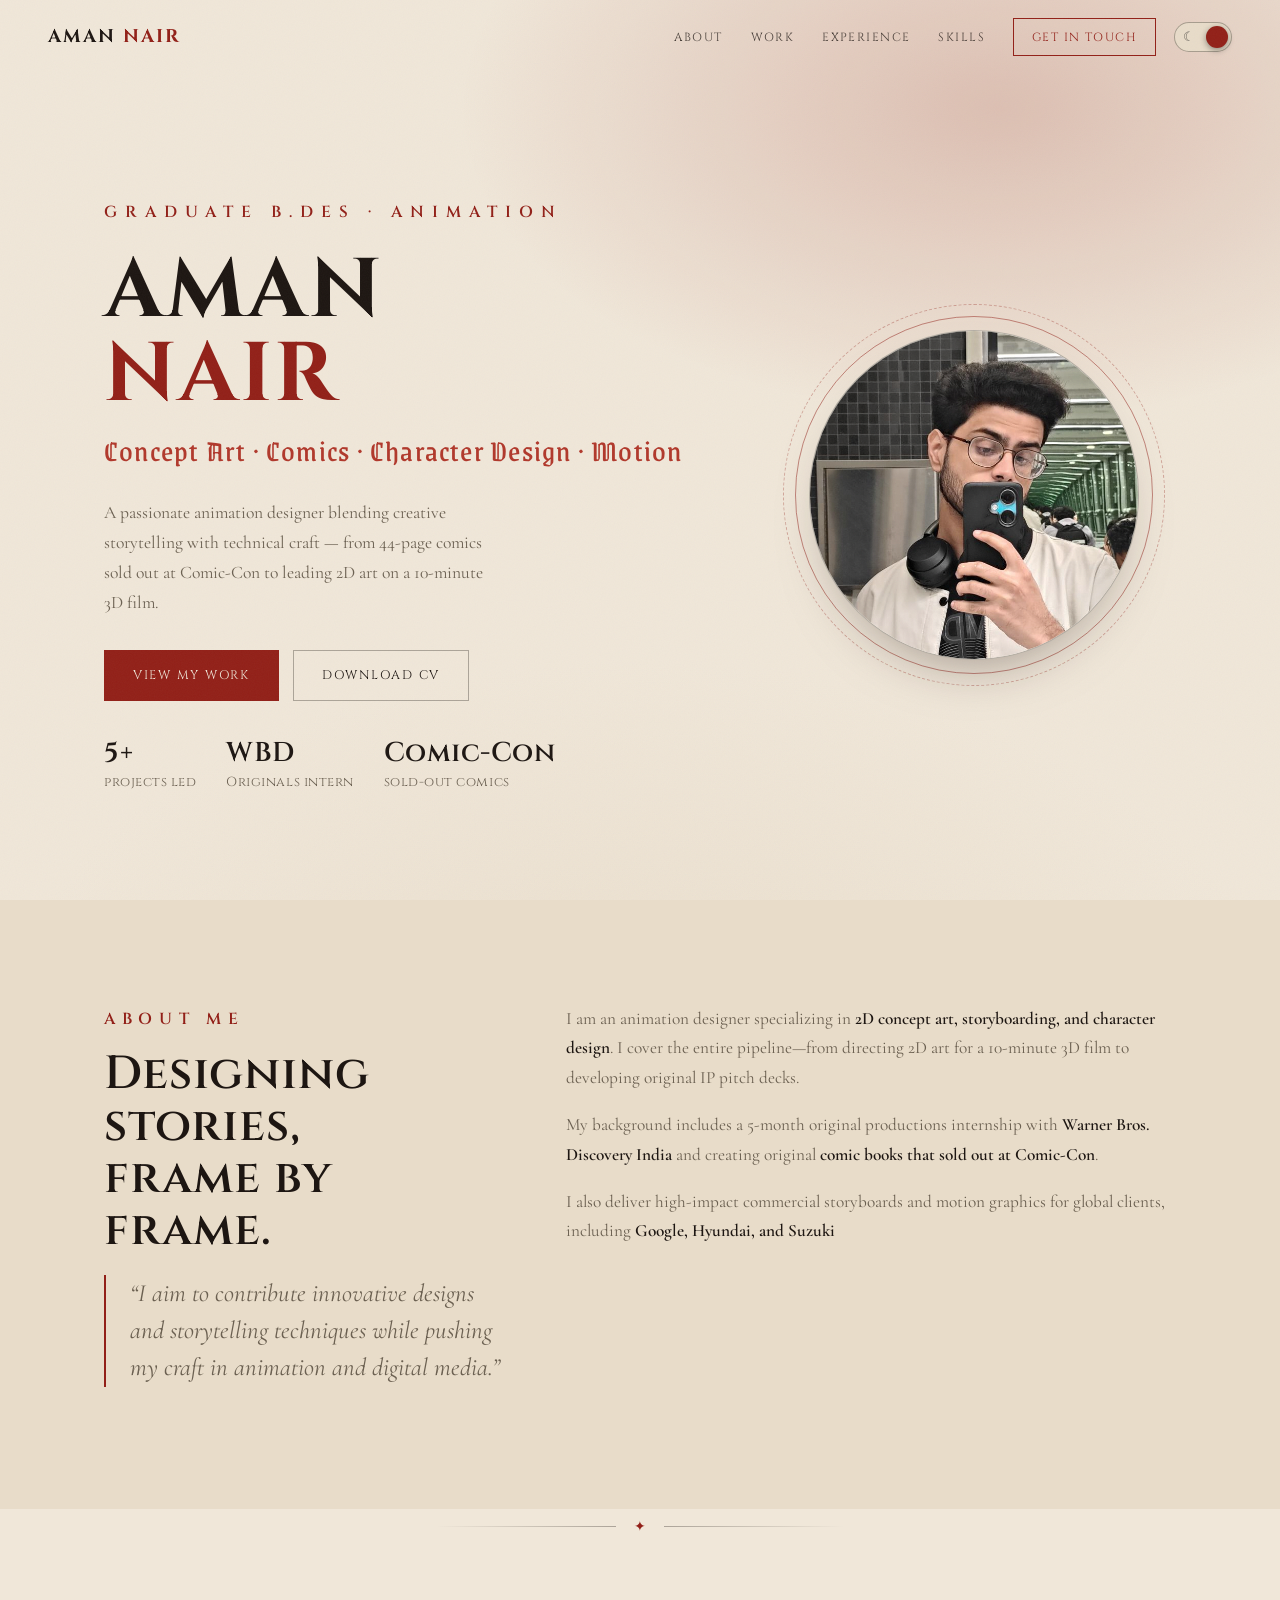
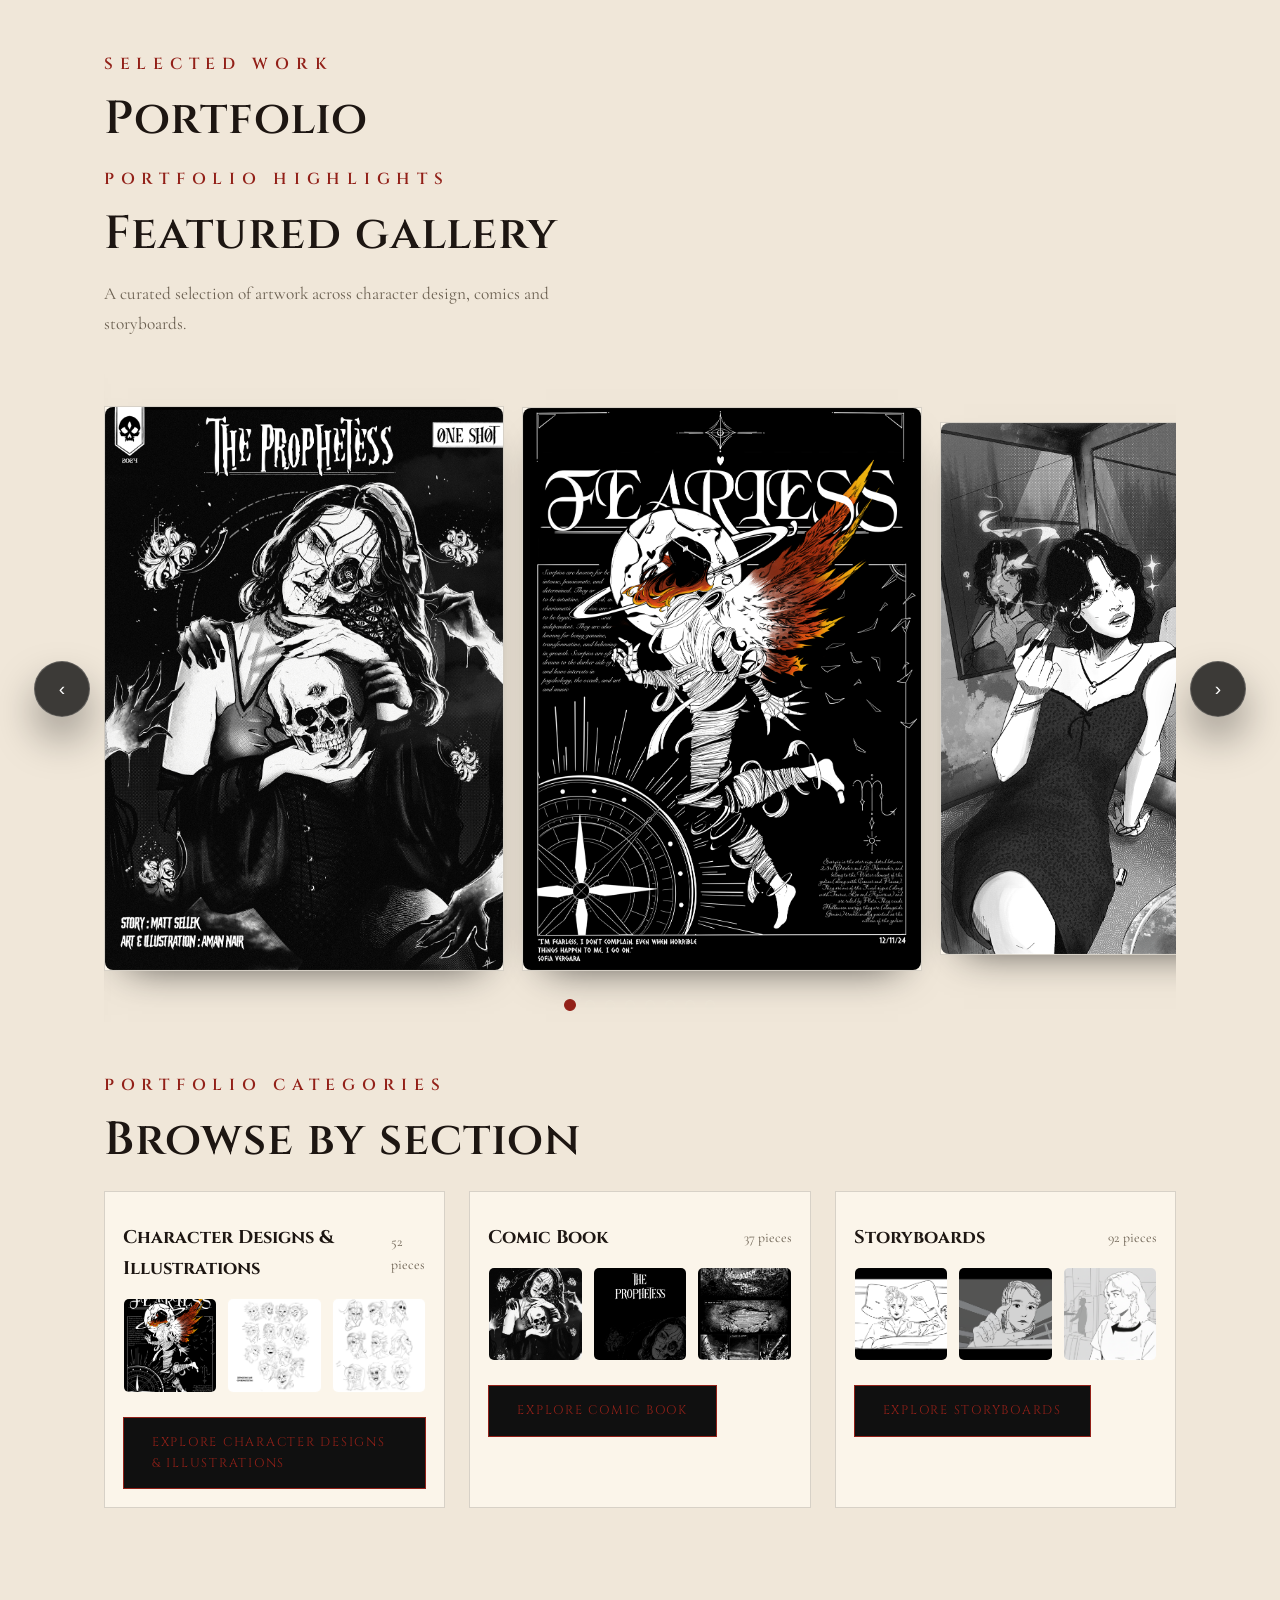
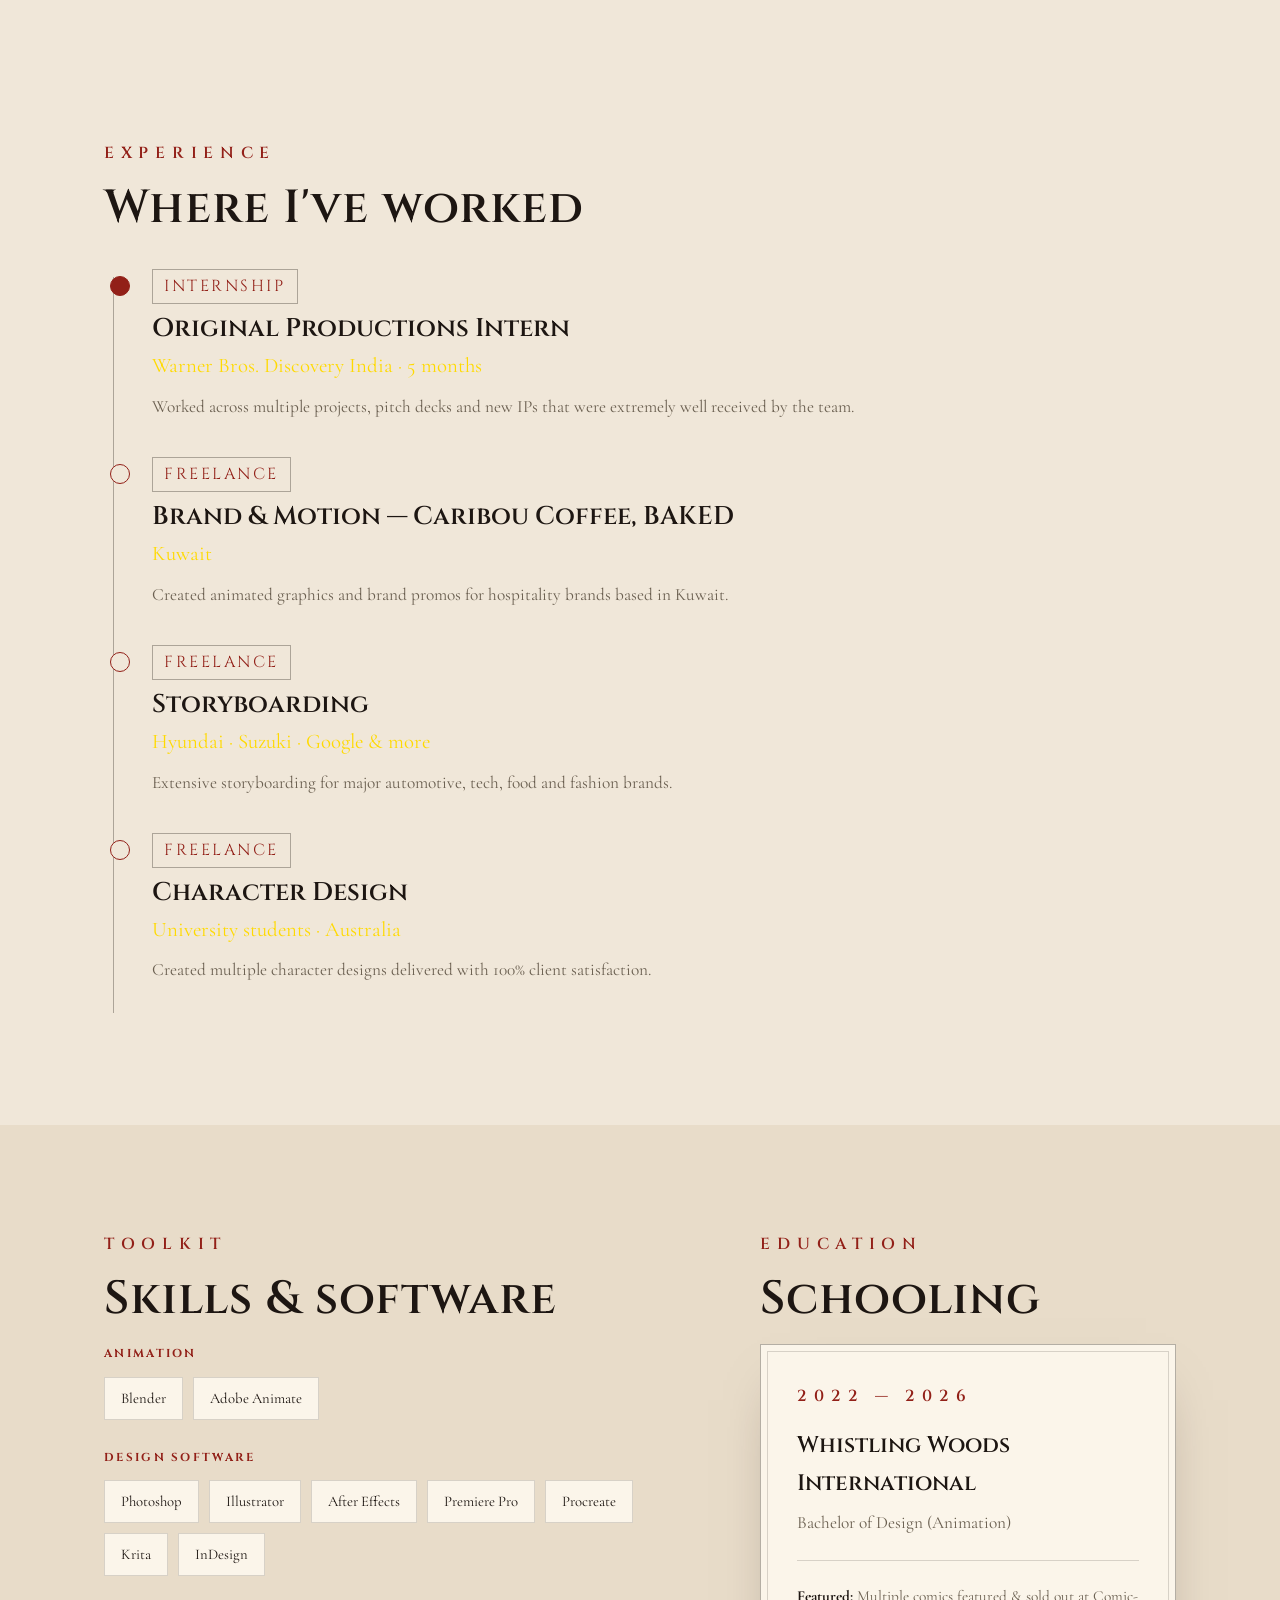
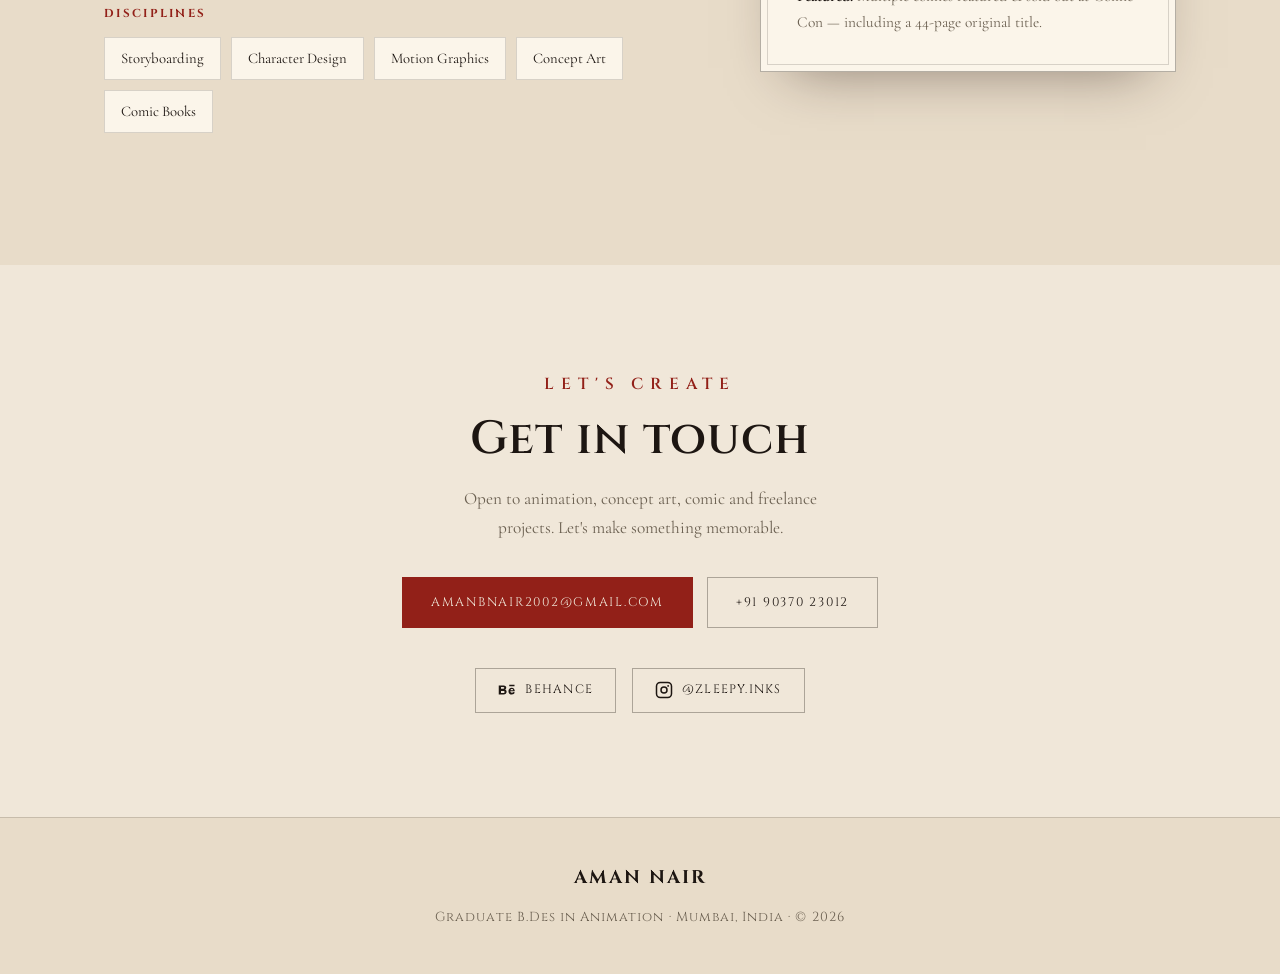
<file: index.html>
<!DOCTYPE html>
<html lang="en" data-theme="dark">
<head>
<meta charset="UTF-8" />
<meta name="viewport" content="width=device-width, initial-scale=1.0" />
<title>Aman Nair — Animation &amp; Concept Art Portfolio</title>
<meta name="description" content="Aman Nair — B.Des Animation graduate. 2D concept art, comics, character design, storyboarding and motion graphics." />

<!-- set theme before paint to avoid a flash -->
<script>
  (function(){
    try{
      var t = localStorage.getItem('theme');
      if(!t) t = (window.matchMedia && matchMedia('(prefers-color-scheme: light)').matches) ? 'light' : 'dark';
      document.documentElement.setAttribute('data-theme', t);
    }catch(e){}
  })();
</script>

<link rel="preconnect" href="https://fonts.googleapis.com" />
<link rel="preconnect" href="https://fonts.gstatic.com" crossorigin />
<link href="https://fonts.googleapis.com/css2?family=Cinzel:wght@400;500;600;700&family=Cormorant+Garamond:ital,wght@0,400;0,500;0,600;1,400;1,500&family=Grenze+Gotisch:wght@400;500;600&display=swap" rel="stylesheet" />

<style>
/* =========================================================
   AMAN NAIR — "Ink & Blood" theme
   Gothic ink art-book aesthetic, with light/dark toggle.
   Palette: bone/ink + crimson/oxblood (for the gothic comics).
   (--gold = the crimson accent; name kept to match the markup.)
   ========================================================= */

/* ---- DARK (default): white ink on black ---- */
:root,
[data-theme="dark"]{
  --bg:#0c0b0c;
  --bg-2:#161214;
  --surface:#1d181a;
  --text:#ece5d8;
  --muted:#9a9088;
  --gold:#c4392f;          /* crimson accent */
  --gold-soft:#e08478;     /* lighter rose for taglines */
  --crimson:#7c1d18;       /* deep oxblood */
  --line:rgba(236,229,216,.14);
  --line-strong:rgba(236,229,216,.28);
  --grain:.06;
  --shadow:0 26px 60px -28px rgba(0,0,0,.85);
}
/* ---- LIGHT: ink on paper ---- */
[data-theme="light"]{
  --bg:#f0e7d9;
  --bg-2:#e8dcc9;
  --surface:#fbf5ea;
  --text:#1d1612;
  --muted:#6b6051;
  --gold:#922018;          /* deep oxblood-crimson on paper */
  --gold-soft:#b1382b;     /* medium crimson */
  --crimson:#7c1d18;
  --line:rgba(29,22,18,.16);
  --line-strong:rgba(29,22,18,.32);
  --grain:.04;
  --shadow:0 26px 55px -30px rgba(40,22,18,.5);
}

*{margin:0;padding:0;box-sizing:border-box}
html{scroll-behavior:smooth}
body{
  font-family:'Cormorant Garamond',Georgia,serif;
  background:var(--bg);color:var(--text);
  line-height:1.7;font-size:1.08rem;
  -webkit-font-smoothing:antialiased;overflow-x:hidden;
  transition:background-color .45s ease, color .45s ease;
}
img{display:block;max-width:100%}
a{color:inherit;text-decoration:none}

/* film-grain texture over everything */
body::after{
  content:"";position:fixed;inset:0;z-index:9999;pointer-events:none;opacity:var(--grain);
  background-image:url("data:image/svg+xml,%3Csvg xmlns='http://www.w3.org/2000/svg' width='220' height='220'%3E%3Cfilter id='n'%3E%3CfeTurbulence type='fractalNoise' baseFrequency='0.85' numOctaves='2' stitchTiles='stitch'/%3E%3C/filter%3E%3Crect width='100%25' height='100%25' filter='url(%23n)'/%3E%3C/svg%3E");
}

.display{font-family:'Cinzel',serif}
.gothic{font-family:'Grenze Gotisch',serif}
.wrap{max-width:1120px;margin:0 auto;padding:0 24px}
section{padding:104px 0;position:relative;transition:background-color .45s ease}

.eyebrow{
  display:inline-block;font-family:'Cinzel',serif;font-size:1rem;letter-spacing:.42em;
  text-transform:uppercase;font-weight:600;color:var(--gold);margin-bottom:16px;
}
h2.section-title{
  font-family:'Cinzel',serif;font-weight:600;
  font-size:clamp(1.9rem,4.6vw,2.9rem);line-height:1.12;margin-bottom:18px;letter-spacing:1px;
}

/* ornamental divider */
.rule{display:flex;align-items:center;justify-content:center;gap:18px;padding:6px 0}
.rule::before,.rule::after{content:"";height:1px;width:min(180px,26vw);background:linear-gradient(90deg,transparent,var(--line-strong))}
.rule::after{background:linear-gradient(90deg,var(--line-strong),transparent)}
.rule span{color:var(--gold);font-size:.9rem}

/* ---------- NAV ---------- */
nav{
  position:fixed;top:0;left:0;right:0;z-index:50;
  display:flex;align-items:center;justify-content:space-between;
  padding:18px clamp(20px,5vw,48px);transition:background .35s, box-shadow .35s, padding .35s;
}
nav.scrolled{background:color-mix(in srgb, var(--bg) 88%, transparent);backdrop-filter:blur(12px);box-shadow:0 1px 0 var(--line);padding-top:13px;padding-bottom:13px}
.brand{font-family:'Cinzel',serif;font-size:1.15rem;font-weight:700;letter-spacing:2px}
.brand span{color:var(--gold)}
.nav-right{display:flex;align-items:center;gap:18px}
.nav-links{display:flex;gap:28px;align-items:center}
.nav-links a{font-family:'Cinzel',serif;font-size:.74rem;letter-spacing:.12em;text-transform:uppercase;color:var(--text);opacity:.78;transition:opacity .2s,color .2s}
.nav-links a:hover{opacity:1;color:var(--gold)}
.nav-cta{border:1px solid var(--gold);color:var(--gold) !important;padding:8px 18px;border-radius:0;opacity:1 !important;transition:background .25s,color .25s}
.nav-cta:hover{background:var(--gold);color:var(--bg) !important}

/* theme toggle */
.theme-toggle{
  position:relative;width:58px;height:30px;border-radius:999px;cursor:pointer;
  border:1px solid var(--line-strong);background:var(--bg-2);flex:0 0 auto;
}
.theme-toggle .ti{position:absolute;top:50%;transform:translateY(-50%);font-size:.8rem;line-height:1;opacity:.55}
.theme-toggle .moon{left:8px}.theme-toggle .sun{right:8px}
.theme-toggle::after{
  content:"";position:absolute;top:3px;left:3px;width:22px;height:22px;border-radius:50%;
  background:var(--gold);box-shadow:0 2px 6px rgba(0,0,0,.4);transition:transform .38s cubic-bezier(.3,.8,.3,1);
}
[data-theme="light"] .theme-toggle::after{transform:translateX(28px)}
.nav-toggle{display:none;background:none;border:0;cursor:pointer;font-size:1.5rem;color:var(--text)}

/* ---------- HERO ---------- */
.hero{
  position:relative;min-height:100vh;display:flex;align-items:center;padding-top:90px;overflow:hidden;
}
.hero::before{ /* vignette + gold whisper */
  content:"";position:absolute;inset:0;z-index:0;
  background:
    radial-gradient(900px 520px at 78% 12%, color-mix(in srgb,var(--gold) 22%, transparent), transparent 60%),
    radial-gradient(1100px 700px at 50% 120%, color-mix(in srgb,var(--bg-2) 80%, transparent), transparent 60%);
  opacity:.9;
}
.hero-grid{position:relative;z-index:1;display:grid;grid-template-columns:1.3fr .85fr;gap:50px;align-items:center;width:100%}
.hero-eyebrow{letter-spacing:.5em}
.hero h1{font-family:'Cinzel',serif;font-weight:700;font-size:clamp(2.7rem,7.2vw,5.2rem);line-height:1;letter-spacing:2px;margin:8px 0 4px;text-transform:uppercase}
.hero h1 .sub-name{display:block;color:var(--gold)}
.hero .tagline{font-family:'Grenze Gotisch',serif;font-size:clamp(1.3rem,2.8vw,1.9rem);color:var(--gold-soft);letter-spacing:.04em;margin:8px 0 22px}
.hero p.lead{color:var(--muted);max-width:48ch;margin-bottom:32px;font-size:1.1rem}
.hero-cta{display:flex;gap:14px;flex-wrap:wrap}
.btn{
  display:inline-flex;align-items:center;gap:9px;font-family:'Cinzel',serif;font-size:.78rem;letter-spacing:.14em;
  text-transform:uppercase;padding:14px 28px;cursor:pointer;border:1px solid transparent;
  transition:transform .2s, background .25s, color .25s, box-shadow .25s;
}
.btn-primary{background:var(--gold);color:var(--bg);box-shadow:var(--shadow)}
.btn-primary:hover{transform:translateY(-3px)}
.btn-ghost{border-color:var(--line-strong);color:var(--text)}
.btn-ghost:hover{border-color:var(--gold);color:var(--gold);transform:translateY(-3px)}
.btn.view-category{background:#101010;border:1px solid var(--gold);color:var(--gold)}
.btn.view-category:hover{background:#fff;border-color:#000;color:#000;transform:translateY(-3px)}
.hero-meta{display:flex;gap:30px;margin-top:38px;flex-wrap:wrap;font-size:.82rem;color:var(--muted);font-family:'Cinzel',serif;letter-spacing:.04em}
.hero-meta b{display:block;font-size:1.7rem;color:var(--text);font-weight:600;line-height:1;margin-bottom:4px}

/* portrait */
.portrait-frame{position:relative;justify-self:center}
.portrait{
  width:clamp(230px,30vw,330px);aspect-ratio:1;border-radius:50%;overflow:hidden;position:relative;z-index:2;
  background:var(--surface);border:1px solid var(--line-strong);box-shadow:var(--shadow);
  display:flex;align-items:center;justify-content:center;
}
.portrait img{width:100%;height:100%;object-fit:cover;filter:grayscale(.15) contrast(1.05)}
.portrait .pf{position:absolute;inset:0;transition:opacity .6s ease, transform .85s cubic-bezier(.2,.7,.2,1), filter .6s ease;backface-visibility:hidden}
.portrait .pf-hover{opacity:0;transform:scale(1.12)}
.portrait:hover .pf-base{opacity:0;transform:scale(1.12);filter:grayscale(.4) contrast(1.05)}
.portrait:hover .pf-hover{opacity:1;transform:scale(1);filter:grayscale(0) contrast(1.02)}
.portrait .ph{display:flex;flex-direction:column;align-items:center;gap:8px;color:var(--muted);text-align:center;padding:20px}
.portrait .ph svg{width:46px;height:46px;opacity:.7;color:var(--gold)}
.portrait .ph small{font-size:.72rem;letter-spacing:.05em;font-family:'Cinzel',serif}
@keyframes spin{to{transform:rotate(360deg)}}
.portrait-frame::before{content:"";position:absolute;inset:-14px;border:1px solid var(--gold);border-radius:50%;opacity:.5;z-index:1}
.portrait-frame::after{content:"";position:absolute;inset:-26px;border:1px dashed var(--gold);border-radius:50%;opacity:.32;z-index:0;animation:spin 42s linear infinite}

/* ---------- ABOUT ---------- */
.about{background:var(--bg-2)}
.about-grid{display:grid;grid-template-columns:.8fr 1.2fr;gap:56px;align-items:start}
.about p{color:var(--muted);margin-bottom:18px}
.about p .hl{color:var(--text);font-weight:600}
.quote{font-family:'Cormorant Garamond',serif;font-style:italic;font-size:1.55rem;color:var(--gold-soft);border-left:2px solid var(--gold);padding-left:24px;line-height:1.5}

/* ---------- WORK / GALLERY (tabbed + masonry) ---------- */
.work{background:var(--bg)}
.tabs{display:flex;flex-wrap:wrap;gap:2px;border-bottom:1px solid var(--line);margin:10px 0 0}
.filter{
  border:0;background:none;color:var(--muted);font-family:'Cinzel',serif;cursor:pointer;
  padding:13px 2px;margin-right:30px;font-size:.82rem;letter-spacing:.08em;text-transform:uppercase;
  border-bottom:2px solid transparent;margin-bottom:-1px;transition:color .2s,border-color .2s;
}
.filter:hover{color:var(--text)}
.filter.active{color:var(--gold);border-bottom-color:var(--gold)}
.filter .count{font-family:'Cormorant Garamond',serif;font-size:.78em;letter-spacing:0;color:var(--gold);border:1px solid var(--line-strong);padding:1px 8px;border-radius:999px;margin-left:9px;vertical-align:middle}
.gallery-count{font-family:'Cinzel',serif;font-size:.72rem;letter-spacing:.14em;text-transform:uppercase;color:var(--muted);margin:22px 0 0}
.gallery{column-count:3;column-gap:18px;margin-top:18px}
.featured-carousel{position:relative;overflow:visible;margin-top:18px;display:flex;flex-direction:column;gap:18px}
.featured-carousel .carousel-window{position:relative;overflow:hidden}
.featured-carousel .track{display:flex;gap:18px;transition:transform .65s ease;will-change:transform;align-items:center;padding:0;box-sizing:border-box}
.featured-carousel .slide{flex:0 0 auto;min-height:360px;display:flex;align-items:center;justify-content:center;width:auto;max-width:min(400px,80vw)}
.featured-carousel .slide .card{margin:0;width:100%;height:100%;display:flex;align-items:center;justify-content:center;overflow:hidden}
.featured-carousel .carousel-controls{position:absolute;inset:0;display:flex;flex-direction:column;justify-content:center;align-items:center;pointer-events:none}
.featured-carousel .carousel-nav{position:absolute;top:50%;left:0;right:0;display:flex;align-items:center;justify-content:space-between;padding:0;transform:translateY(-50%);pointer-events:none}
.featured-carousel .carousel-arrow{background:rgba(0,0,0,.75);border:1px solid rgba(255,255,255,.18);color:#fff;width:56px;height:56px;border-radius:50%;display:flex;align-items:center;justify-content:center;font-size:1.2rem;box-shadow:0 22px 40px rgba(0,0,0,.35);cursor:pointer;transition:transform .2s,background .2s,border-color .2s;pointer-events:auto;z-index:2}
.featured-carousel .carousel-nav .carousel-arrow:first-child{position:relative;left:-70px}
.featured-carousel .carousel-nav .carousel-arrow:last-child{position:relative;right:-70px}
.featured-carousel .carousel-arrow:hover{transform:scale(1.07);background:rgba(0,0,0,.9);border-color:var(--gold)}
.featured-carousel .carousel-arrow:focus{outline:2px solid var(--gold);outline-offset:3px}
.featured-carousel .carousel-indicators{position:absolute;bottom:12px;left:50%;transform:translateX(-50%);display:flex;justify-content:center;gap:10px;pointer-events:auto;z-index:2}
.featured-carousel .carousel-dot{width:10px;height:10px;border-radius:50%;background:rgba(236,229,216,.2);border:1px solid rgba(236,229,216,.35);cursor:pointer;transition:transform .25s,background .25s}
.featured-carousel .carousel-dot.active{background:var(--gold);border-color:var(--gold);transform:scale(1.2)}
.featured-carousel .slide img{border-radius:8px;width:auto;height:100%;max-width:100%;object-fit:contain;object-position:center center}
.featured-carousel .slide .card{box-shadow:0 18px 40px -24px rgba(0,0,0,.75);opacity:1;transform:none}
.featured-carousel .slide .card:hover{transform:none}
.category-overview{display:grid;grid-template-columns:repeat(auto-fit,minmax(240px,1fr));gap:24px;margin-top:24px}
.category-card{background:var(--surface);border:1px solid var(--line);padding:18px;display:flex;flex-direction:column;gap:14px;transition:transform .25s,box-shadow .25s}
.category-card:hover{transform:translateY(-2px);box-shadow:0 20px 40px -24px rgba(0,0,0,.6)}
.category-card h3{font-family:'Cinzel',serif;font-size:1.15rem;margin:0}
.category-card .thumbs{display:grid;grid-template-columns:repeat(3,minmax(0,1fr));gap:10px}
.category-card .thumbs img{width:100%;aspect-ratio:1/1;object-fit:cover;border-radius:6px;border:1px solid rgba(255,255,255,.06)}
.category-card .cat-meta{display:flex;align-items:center;justify-content:space-between;gap:10px;margin-top:12px}
.category-card .cat-meta span{font-size:.86rem;color:var(--muted)}
.category-card .view-category{margin-top:10px;align-self:flex-start}
.category-gallery{margin-top:18px;display:grid;grid-template-columns:repeat(auto-fit,minmax(140px,1fr));gap:14px;overflow:hidden;max-height:0;opacity:0;transition:max-height .45s ease, opacity .35s ease}
.category-gallery.open{max-height:9999px;opacity:1}
.category-gallery-count{font-family:'Cinzel',serif;font-size:.72rem;letter-spacing:.14em;text-transform:uppercase;color:var(--muted);margin-bottom:16px}
.category-gallery .btn{grid-column:1/-1;justify-self:start;margin-top:20px}
.gallery.featured .card{margin-bottom:18px}
.card{
  display:inline-block;width:100%;margin:0 0 18px;break-inside:avoid;position:relative;
  overflow:hidden;cursor:pointer;background:var(--surface);border:1px solid var(--line);
  box-shadow:0 14px 30px -22px rgba(0,0,0,.7);
  opacity:0;transform:translateY(20px);transition:opacity .55s, transform .55s, box-shadow .3s, border-color .3s;transition-delay:var(--d,0ms);
}
.card.in{opacity:1;transform:none}
.card:hover{border-color:var(--gold);box-shadow:0 0 0 1px var(--gold), 0 22px 44px -22px rgba(0,0,0,.75)}
.card img{width:100%;height:auto;display:block;transition:transform .55s ease, filter .55s ease;filter:saturate(.92)}
.card:hover img{transform:scale(1.04);filter:saturate(1.05)}
.card::after{
  content:"\2922";position:absolute;top:11px;right:11px;width:34px;height:34px;border-radius:50%;
  background:color-mix(in srgb,var(--bg) 70%, transparent);color:var(--gold);border:1px solid var(--gold);
  display:flex;align-items:center;justify-content:center;font-size:1rem;opacity:0;transform:scale(.8);transition:.25s;
}
.card:hover::after{opacity:1;transform:none}
.card.placeholder{background:var(--bg-2);min-height:120px}
.card.placeholder::after{display:none}
.ph-miss{padding:28px 14px;text-align:center;color:var(--muted);font-size:.78rem;line-height:1.5;font-family:'Cinzel',serif}
/* comic tab: row grid so pages read in named order, left-to-right */
.gallery.rows{column-count:unset;display:grid;grid-template-columns:repeat(auto-fill,minmax(140px,1fr));gap:14px}
.gallery.rows .card{margin:0;aspect-ratio:3/4}
.gallery.rows .card img{height:100%;object-fit:cover}
.readbook{font-family:'Cinzel',serif;font-size:.64rem;letter-spacing:.12em;text-transform:uppercase;color:var(--bg);background:var(--gold);border:0;padding:8px 15px;cursor:pointer;transition:transform .2s,background .2s;vertical-align:middle}
.readbook:hover{transform:translateY(-2px)}

/* ---------- SHOWREEL ---------- */
.reel{background:var(--bg-2);text-align:center}
.reel-stage{
  max-width:880px;margin:0 auto;aspect-ratio:16/9;overflow:hidden;
  background:var(--surface);border:1px solid var(--line-strong);box-shadow:var(--shadow);
  display:flex;align-items:center;justify-content:center;
}
.reel-stage iframe,.reel-stage video{width:100%;height:100%;border:0}
.reel-ph{color:var(--muted);padding:30px}
.reel-ph .play{width:74px;height:74px;border-radius:50%;border:1px solid var(--gold);margin:0 auto 16px;display:flex;align-items:center;justify-content:center;font-size:1.4rem;color:var(--gold)}

/* ---------- EXPERIENCE ---------- */
.exp{background:var(--bg)}
.timeline{position:relative;margin-top:34px;padding-left:6px}
.timeline::before{content:"";position:absolute;left:9px;top:8px;bottom:8px;width:1px;background:var(--line-strong)}
.tl-item{position:relative;padding:0 0 36px 42px}
.tl-item::before{content:"";position:absolute;left:0;top:7px;width:18px;height:18px;border-radius:50%;background:var(--bg);border:1px solid var(--gold)}
.tl-item.major::before{background:var(--gold)}
.tl-role{font-family:'Cinzel',serif;font-size:1.6rem;font-weight:600;line-height:1.25}
.tl-org{color:#ffda00;font-size:1.3rem;margin:3px 0 8px;font-style:normal}
.tl-item p{color:var(--muted)}
.tl-tag{display:inline-block;font-family:'Cinzel',serif;font-size:1rem;letter-spacing:.16em;text-transform:uppercase;color:var(--gold);border:1px solid var(--line-strong);padding:3px 11px;margin-bottom:9px}

/* ---------- SKILLS + EDU ---------- */
.skills{background:var(--bg-2)}
.skills-grid{display:grid;grid-template-columns:1.3fr .9fr;gap:56px}
.skill-group{margin-bottom:28px}
.skill-group h4{font-family:'Cinzel',serif;font-size:.72rem;letter-spacing:.2em;text-transform:uppercase;color:var(--gold);margin-bottom:13px}
.chips{display:flex;flex-wrap:wrap;gap:10px}
.chip{background:var(--surface);border:1px solid var(--line);padding:8px 16px;font-size:.92rem;color:var(--text);transition:all .2s}
.chip:hover{border-color:var(--gold);color:var(--gold);transform:translateY(-3px)}
.edu-card{background:var(--surface);border:1px solid var(--line-strong);padding:36px;box-shadow:var(--shadow);position:relative}
.edu-card::before{content:"";position:absolute;inset:6px;border:1px solid var(--line);pointer-events:none}
.edu-card .eyebrow{color:var(--gold)}
.edu-card h3{font-family:'Cinzel',serif;font-size:1.4rem;font-weight:600;margin-bottom:6px}
.edu-card p{color:var(--muted)}
.edu-card .feat{margin-top:22px;padding-top:22px;border-top:1px solid var(--line);font-size:.96rem;color:var(--muted)}
.edu-card .feat b{color:var(--text)}

/* ---------- CONTACT ---------- */
.contact{background:var(--bg);text-align:center}
.contact .lead{color:var(--muted);max-width:48ch;margin:0 auto 34px}
.contact-actions{display:flex;gap:14px;justify-content:center;flex-wrap:wrap;margin-bottom:40px}
.socials{display:flex;gap:16px;justify-content:center;flex-wrap:wrap}
.social{display:inline-flex;align-items:center;gap:9px;border:1px solid var(--line-strong);padding:11px 22px;font-family:'Cinzel',serif;font-size:.76rem;letter-spacing:.1em;text-transform:uppercase;transition:all .2s}
.social:hover{border-color:var(--gold);background:var(--gold);color:var(--bg);transform:translateY(-3px)}
.social svg{width:18px;height:18px}

/* ---------- FOOTER ---------- */
footer{background:var(--bg-2);color:var(--muted);text-align:center;padding:44px 24px;border-top:1px solid var(--line)}
footer .brand{display:block;margin-bottom:8px;color:var(--text)}
footer small{font-size:.82rem;font-family:'Cinzel',serif;letter-spacing:.08em}

/* ---------- LIGHTBOX (always ink-dark) ---------- */
.lightbox{position:fixed;inset:0;z-index:100;background:rgba(7,7,9,.95);display:none;align-items:center;justify-content:center;padding:30px;opacity:0;transition:opacity .3s}
.lightbox.open{display:flex;opacity:1}
.lightbox img{max-width:90vw;max-height:82vh;box-shadow:0 30px 70px -20px rgba(0,0,0,.9);border:1px solid rgba(196,57,47,.45)}
.lb-cap{position:absolute;bottom:22px;left:0;right:0;text-align:center;color:#ece5d8}
.lb-cap .card-cat{display:block;font-family:'Cinzel',serif;font-size:.66rem;letter-spacing:.18em;text-transform:uppercase;color:var(--gold)}
.lb-cap .card-title{font-family:'Cormorant Garamond',serif;font-size:1.15rem}
.lb-close{position:absolute;top:20px;right:28px;background:none;border:0;color:#ece5d8;font-size:2rem;cursor:pointer;line-height:1}
.lb-nav{position:absolute;top:50%;transform:translateY(-50%);background:rgba(255,255,255,.1);border:0;color:#fff;width:48px;height:48px;font-size:1.4rem;cursor:pointer;transition:background .2s}
.lb-nav:hover{background:rgba(196,57,47,.38)}
.lb-prev{left:18px}.lb-next{right:18px}

/* ---------- COMIC FLIPBOOK READER ---------- */
.flip-reader{position:fixed;inset:0;z-index:120;background:rgba(7,7,9,.96);display:none;align-items:center;justify-content:center;opacity:0;transition:opacity .3s}
.flip-reader.open{display:flex;opacity:1}
.flip-stage{perspective:2600px;display:flex;align-items:center;justify-content:center;width:100%}
.book{position:relative;height:min(84vh, calc(94vw / 1.414));aspect-ratio:1.414 / 1;transform-style:preserve-3d;box-shadow:0 30px 80px -22px rgba(0,0,0,.85)}
.leaf{position:absolute;top:0;height:100%;width:50%;overflow:hidden;background:var(--surface)}
.static-left{left:0}
.static-right{right:0}
.leaf img,.flip-face img{width:100%;height:100%;object-fit:contain;display:block;background:#0b0b0c}
/* one half of a full-width spread (shown across two pages) */
.leaf img.halfimg,.flip-face img.halfimg{position:absolute;top:0;width:200%;max-width:none;height:100%;object-fit:cover}
.flip-face{position:absolute;inset:0;backface-visibility:hidden;overflow:hidden;background:var(--surface)}
.flip-face.back{transform:rotateY(180deg)}
.flipping{right:0;width:50%;transform-origin:left center;transform-style:preserve-3d;z-index:5;display:none}
.flipping::before{content:"";position:absolute;inset:0;z-index:3;pointer-events:none;background:linear-gradient(90deg,rgba(0,0,0,.22),transparent 38%)}
.book::after{content:"";position:absolute;top:0;bottom:0;left:50%;width:34px;transform:translateX(-17px);background:linear-gradient(90deg,transparent,rgba(0,0,0,.30),transparent);pointer-events:none;z-index:2}
.flip-nav{position:absolute;top:50%;transform:translateY(-50%);background:rgba(255,255,255,.1);border:0;color:#fff;width:54px;height:54px;border-radius:50%;font-size:1.7rem;cursor:pointer;transition:background .2s;z-index:10}
.flip-nav:hover{background:rgba(196,57,47,.55)}
.flip-nav.prev{left:max(14px,3vw)}
.flip-nav.next{right:max(14px,3vw)}
.flip-close{position:absolute;top:18px;right:26px;background:none;border:0;color:#fff;font-size:2.1rem;cursor:pointer;z-index:10;line-height:1}
.flip-count{position:absolute;bottom:16px;left:0;right:0;text-align:center;color:#ece5d8;font-family:'Cinzel',serif;font-size:.7rem;letter-spacing:.18em}
.flip-hint{position:absolute;bottom:36px;left:0;right:0;text-align:center;color:rgba(236,229,216,.5);font-family:'Cinzel',serif;font-size:.62rem;letter-spacing:.14em}

/* ---------- REVEAL ---------- */
.reveal{opacity:0;transform:translateY(28px);transition:opacity .8s ease, transform .8s cubic-bezier(.2,.7,.2,1)}
.reveal.in{opacity:1;transform:none}

/* ---------- RESPONSIVE ---------- */
@media(max-width:880px){
  .nav-links{
    position:fixed;inset:0 0 0 auto;width:min(76vw,300px);background:var(--bg-2);
    flex-direction:column;justify-content:center;gap:28px;padding:40px;
    transform:translateX(100%);transition:transform .35s ease;box-shadow:var(--shadow);border-left:1px solid var(--line);
  }
  .nav-links.open{transform:none}
  .nav-toggle{display:block;z-index:60}
  .hero-grid{grid-template-columns:1fr;text-align:center}
  .hero p.lead{margin-left:auto;margin-right:auto}
  .hero-cta,.hero-meta{justify-content:center}
  .portrait-frame{order:-1}
  .about-grid,.skills-grid{grid-template-columns:1fr;gap:36px}
  .gallery{column-count:2}
  .gallery.featured{column-count:2}
  .category-overview{grid-template-columns:1fr}
  .category-gallery{grid-template-columns:1fr}
}
@media(max-width:540px){
  section{padding:74px 0}
  .gallery{column-count:1}
  .gallery.featured{column-count:1}
  .hero-meta{gap:20px}
}
</style>
</head>
<body>

<!-- ================= NAV ================= -->
<nav id="nav">
  <a href="#top" class="brand">AMAN <span>NAIR</span></a>
  <div class="nav-right">
    <div class="nav-links" id="navLinks">
      <a href="#about">About</a>
      <a href="#work">Work</a>
      <a href="#experience">Experience</a>
      <a href="#skills">Skills</a>
      <a href="#contact" class="nav-cta">Get in touch</a>
    </div>
    <button class="theme-toggle" id="themeToggle" aria-label="Toggle light / dark mode" title="Switch light / dark">
      <span class="ti moon">☾</span><span class="ti sun">☀</span>
    </button>
    <button class="nav-toggle" id="navToggle" aria-label="Menu">☰</button>
  </div>
</nav>

<!-- ================= HERO ================= -->
<header class="hero" id="top">
  <div class="wrap hero-grid">
    <div class="hero-copy reveal">
      <span class="eyebrow hero-eyebrow">Graduate B.Des · Animation</span>
      <h1>Aman<span class="sub-name">Nair</span></h1>
      <p class="tagline">Concept Art · Comics · Character Design · Motion</p>
      <p class="lead">A passionate animation designer blending creative storytelling with technical craft — from 44-page comics sold out at Comic-Con to leading 2D art on a 10-minute 3D film.</p>
      <div class="hero-cta">
        <a href="#work" class="btn btn-primary">View my work</a>
        <!-- Drop your CV PDF in this folder and name it cv.pdf for this to work -->
        <a href="CV.pdf" target="_blank" class="btn btn-ghost">Download CV</a>
      </div>
      <div class="hero-meta">
        <div><b>5+</b> projects led</div>
        <div><b>WBD</b> Originals intern</div>
        <div><b>Comic-Con</b> sold-out comics</div>
      </div>
    </div>

    <div class="portrait-frame reveal">
      <div class="portrait">
        <!-- DP.png by default; cross-fades / morphs to DP2.jpg on hover -->
        <img class="pf pf-base" id="heroPhoto" src="images/DP.png" alt="Aman Nair">
        <img class="pf pf-hover" src="images/DP2.jpg" alt="" aria-hidden="true">
        <div class="ph" id="heroPlaceholder" style="display:none">
          <svg viewBox="0 0 24 24" fill="none" stroke="currentColor" stroke-width="1.5"><circle cx="12" cy="8" r="4"/><path d="M4 20c0-4 4-6 8-6s8 2 8 6"/></svg>
          <small>Drop your photo →<br>images/DP.png</small>
        </div>
      </div>
    </div>
  </div>
</header>

<!-- ================= ABOUT ================= -->
<section class="about" id="about">
  <div class="wrap about-grid">
    <div class="reveal">
      <span class="eyebrow">About me</span>
      <h2 class="section-title">Designing stories,<br>frame by frame.</h2>
      <p class="quote">“I aim to contribute innovative designs and storytelling techniques while pushing my craft in animation and digital media.”</p>
    </div>
    <div class="reveal">
      <p>I am an animation designer specializing in <span class="hl">2D concept art, storyboarding, and character design</span>. I cover the entire pipeline—from directing 2D art for a 10-minute 3D film to developing original IP pitch decks.</p>
      
      <p>My background includes a 5-month original productions internship with <span class="hl">Warner Bros. Discovery India</span> and creating original <span class="hl">comic books that sold out at Comic-Con</span>.</p>
      
      <p>I also deliver high-impact commercial storyboards and motion graphics for global clients, including <span class="hl">Google, Hyundai, and Suzuki</span></p>
    </div>
  </div>
</section>

<div class="rule"><span>✦</span></div>

<!-- ================= WORK / GALLERY ================= -->
<section class="work" id="work">
  <div class="wrap">
    <div class="reveal">
      <span class="eyebrow">Selected work</span>
      <h2 class="section-title">Portfolio</h2>
    </div>
    <div class="reveal">
      <span class="eyebrow">Portfolio highlights</span>
      <h2 class="section-title">Featured gallery</h2>
      <p style="color:var(--muted);max-width:60ch;margin-top:12px;">A curated selection of artwork across character design, comics and storyboards.</p>
    </div>
    <div class="featured-carousel reveal" id="featuredGallery"></div>

    <div class="reveal" style="margin-top:48px;">
      <span class="eyebrow">Portfolio categories</span>
      <h2 class="section-title">Browse by section</h2>
    </div>
    <div class="category-overview reveal" id="filters"></div>

    <div class="gallery-count reveal" id="galleryCount"></div>
    <div class="gallery" id="gallery"></div>
  </div>
</section>

<!-- ================= SHOWREEL ================= -->
<section class="reel" id="reel">
  <div class="wrap reveal">
    <span class="eyebrow">Motion</span>
    <h2 class="section-title">Showreel</h2>
    <p style="color:var(--muted);max-width:50ch;margin:0 auto 30px">A look at my motion graphics and animated work. Paste a YouTube/Vimeo embed or drop a video file to bring this to life.</p>
    <div class="reel-stage">
      <!--  TO ADD YOUR REEL, replace this inner block with ONE of:
            • YouTube:  <iframe src="https://www.youtube.com/embed/VIDEO_ID" allowfullscreen></iframe>
            • Vimeo:    <iframe src="https://player.vimeo.com/video/VIDEO_ID" allowfullscreen></iframe>
            • A file:   <video src="images/showreel.mp4" controls></video>  -->
      <div class="reel-ph">
        <div class="play">▶</div>
        <p>Your showreel goes here</p>
      </div>
    </div>
  </div>
</section>

<!-- ================= EXPERIENCE ================= -->
<section class="exp" id="experience">
  <div class="wrap">
    <div class="reveal">
      <span class="eyebrow">Experience</span>
      <h2 class="section-title">Where I've worked</h2>
    </div>
    <div class="timeline reveal">
      <div class="tl-item major">
        <span class="tl-tag">Internship</span>
        <div class="tl-role">Original Productions Intern</div>
        <div class="tl-org">Warner Bros. Discovery India · 5 months</div>
        <p>Worked across multiple projects, pitch decks and new IPs that were extremely well received by the team.</p>
      </div>
      <div class="tl-item">
        <span class="tl-tag">Freelance</span>
        <div class="tl-role">Brand &amp; Motion — Caribou Coffee, BAKED</div>
        <div class="tl-org">Kuwait</div>
        <p>Created animated graphics and brand promos for hospitality brands based in Kuwait.</p>
      </div>
      <div class="tl-item">
        <span class="tl-tag">Freelance</span>
        <div class="tl-role">Storyboarding</div>
        <div class="tl-org">Hyundai · Suzuki · Google &amp; more</div>
        <p>Extensive storyboarding for major automotive, tech, food and fashion brands.</p>
      </div>
      <div class="tl-item">
        <span class="tl-tag">Freelance</span>
        <div class="tl-role">Character Design</div>
        <div class="tl-org">University students · Australia</div>
        <p>Created multiple character designs delivered with 100% client satisfaction.</p>
      </div>
    </div>
  </div>
</section>

<!-- ================= SKILLS + EDUCATION ================= -->
<section class="skills" id="skills">
  <div class="wrap skills-grid">
    <div class="reveal">
      <span class="eyebrow">Toolkit</span>
      <h2 class="section-title">Skills &amp; software</h2>
      <div class="skill-group">
        <h4>Animation</h4>
        <div class="chips"><span class="chip">Blender</span><span class="chip">Adobe Animate</span></div>
      </div>
      <div class="skill-group">
        <h4>Design Software</h4>
        <div class="chips">
          <span class="chip">Photoshop</span><span class="chip">Illustrator</span>
          <span class="chip">After Effects</span><span class="chip">Premiere Pro</span>
          <span class="chip">Procreate</span><span class="chip">Krita</span><span class="chip">InDesign</span>
        </div>
      </div>
      <div class="skill-group">
        <h4>Disciplines</h4>
        <div class="chips">
          <span class="chip">Storyboarding</span><span class="chip">Character Design</span>
          <span class="chip">Motion Graphics</span><span class="chip">Concept Art</span><span class="chip">Comic Books</span>
        </div>
      </div>
    </div>
    <div class="reveal">
      <span class="eyebrow">Education</span>
      <h2 class="section-title">Schooling</h2>
      <div class="edu-card">
        <span class="eyebrow">2022 — 2026</span>
        <h3>Whistling Woods International</h3>
        <p>Bachelor of Design (Animation)</p>
        <div class="feat">
          <b>Featured:</b> Multiple comics featured &amp; sold out at Comic-Con — including a 44-page original title.
        </div>
      </div>
    </div>
  </div>
</section>

<!-- ================= CONTACT ================= -->
<section class="contact" id="contact">
  <div class="wrap reveal">
    <span class="eyebrow">Let's create</span>
    <h2 class="section-title">Get in touch</h2>
    <p class="lead">Open to animation, concept art, comic and freelance projects. Let's make something memorable.</p>
    <div class="contact-actions">
      <a href="mailto:amanbnair2002@gmail.com" class="btn btn-primary">amanbnair2002@gmail.com</a>
      <a href="tel:+919037023012" class="btn btn-ghost">+91 90370 23012</a>
    </div>
    <div class="socials">
      <a href="https://www.behance.net/stellarstudios44" target="_blank" class="social">
        <svg viewBox="0 0 24 24" fill="currentColor"><path d="M22 7h-7V5h7v2zM7.5 6C9.99 6 11 7.2 11 9.1c0 1.1-.5 2-1.4 2.5 1.2.4 1.9 1.4 1.9 2.8 0 2.2-1.6 3.6-4.1 3.6H1V6h6.5zM4 10.3h3c.9 0 1.4-.4 1.4-1.2S7.9 8 7 8H4v2.3zM4 16h3.2c1 0 1.6-.5 1.6-1.4 0-.9-.6-1.4-1.7-1.4H4V16zm16.5-1.4c-.3.7-1 1.1-2 1.1-1.2 0-2-.7-2.1-1.9h6c0-3-1.6-4.9-4.1-4.9-2.6 0-4.3 1.9-4.3 4.6 0 2.7 1.7 4.5 4.4 4.5 2 0 3.5-1 4-2.6l-1.8-.8zm-2-3.9c1 0 1.6.6 1.8 1.5h-3.7c.2-.9.9-1.5 1.9-1.5z"/></svg>
        Behance
      </a>
      <a href="https://www.instagram.com/zleepy.inks" target="_blank" class="social">
        <svg viewBox="0 0 24 24" fill="none" stroke="currentColor" stroke-width="2"><rect x="2" y="2" width="20" height="20" rx="5"/><circle cx="12" cy="12" r="4"/><circle cx="17.5" cy="6.5" r="1.2" fill="currentColor" stroke="none"/></svg>
        @zleepy.inks
      </a>
    </div>
  </div>
</section>

<footer>
  <span class="brand display">AMAN NAIR</span>
  <small>Graduate B.Des in Animation · Mumbai, India · © 2026</small>
</footer>

<!-- ================= LIGHTBOX ================= -->
<div class="lightbox" id="lightbox">
  <button class="lb-close" id="lbClose">×</button>
  <button class="lb-nav lb-prev" id="lbPrev">‹</button>
  <button class="lb-nav lb-next" id="lbNext">›</button>
  <div id="lbBody"></div>
  <div class="lb-cap" id="lbCap"></div>
</div>

<!-- ============ COMIC FLIPBOOK READER ============ -->
<div class="flip-reader" id="flipReader">
  <button class="flip-close" id="flipClose" aria-label="Close">×</button>
  <div class="flip-stage">
    <div class="book">
      <div class="leaf static-left" id="pgLeft"></div>
      <div class="leaf static-right" id="pgRight"></div>
      <div class="leaf flipping" id="pgFlip">
        <div class="flip-face front" id="pgFlipFront"></div>
        <div class="flip-face back" id="pgFlipBack"></div>
      </div>
    </div>
  </div>
  <button class="flip-nav prev" id="flipPrev" aria-label="Previous page">‹</button>
  <button class="flip-nav next" id="flipNext" aria-label="Next page">›</button>
  <div class="flip-count" id="flipCount"></div>
  <div class="flip-hint">Click ›  ·  or use the ← → arrow keys to turn the page</div>
</div>

<!-- gallery-data.js is auto-generated from your images/ folders (shared with index.html). -->
<script src="gallery-data.js"></script>
<script>
/* ===== theme toggle ===== */
const root=document.documentElement;
document.getElementById('themeToggle').onclick=()=>{
  const next = root.getAttribute('data-theme')==='light' ? 'dark' : 'light';
  root.setAttribute('data-theme', next);
  try{ localStorage.setItem('theme', next); }catch(e){}
};

/* ===== hero photo: show placeholder only if DP.png is missing ===== */
(function(){
  const base=document.getElementById('heroPhoto'), ph=document.getElementById('heroPlaceholder');
  if(base) base.onerror=()=>{ base.style.display='none'; if(ph) ph.style.display='flex'; };
})();

/* ===== hide the Showreel section until a real video (iframe/video) is added ===== */
(function(){
  const reel=document.getElementById('reel');
  if(reel && !reel.querySelector('iframe, video')){
    reel.style.display='none';
    const link=document.querySelector('.nav-links a[href="#reel"]');
    if(link) link.style.display='none';
  }
})();

/* ===== Tabbed portfolio (each tab = a sub-folder of images/) ===== */
const CATS = Array.isArray(window.GALLERY) ? window.GALLERY : [];
const featuredEl=document.getElementById('featuredGallery');
const filtersEl=document.getElementById('filters');
const galleryEl=document.getElementById('gallery');
const countEl=document.getElementById('galleryCount');
let active=-1;

const io=new IntersectionObserver((entries)=>{
  entries.forEach(e=>{ if(e.isIntersecting){ e.target.classList.add('in'); io.unobserve(e.target); } });
},{threshold:.08});

let featuredIndex = 0;
let featuredTimer = null;
let featuredGalleryItems = [];
function buildFeatured(){
  if(!featuredEl) return;
  featuredEl.innerHTML='';
  if(!CATS.length) return;
  const featuredItems=[];
  if(Array.isArray(window.FEATURED) && window.FEATURED.length){
    window.FEATURED.forEach(entry=>{
      const folder = String(entry.folder||entry.label||'').trim();
      const file = String(entry.file||entry.image||entry.filename||'').trim();
      if(!file || !folder) return;
      const category = CATS.find(c=> c.folder.toLowerCase()===folder.toLowerCase() || c.label.toLowerCase()===folder.toLowerCase());
      if(category && category.images.includes(file)) featuredItems.push({category,file});
    });
  }
  if(!featuredItems.length){
    CATS.forEach(c=>{
      c.images.slice(0,3).forEach(file=> featuredItems.push({category:c,file}));
    });
  }
  const items = featuredItems.slice(0,10);
  featuredGalleryItems = items;
  if(!items.length) return;

  const track=document.createElement('div'); track.className='track';
  const dots=document.createElement('div'); dots.className='carousel-indicators';
  const slides=[];
  const makeSlide=(item)=>{
    const {category,file,carouselWidth,carouselHeight}=item;
    const slide=document.createElement('div'); slide.className='slide';
    const fig=document.createElement('figure'); fig.className='card';
    const img=document.createElement('img'); img.src=encodeURI(`images/${category.folder}/${file}`); img.alt=category.label;
    if(carouselHeight){
      img.style.height = carouselHeight;
      img.style.width = 'auto';
      slide.style.minHeight = carouselHeight;
    } else {
      img.style.height = '100%';
      img.style.width = 'auto';
    }
    img.style.objectFit = 'contain';
    if(carouselWidth) img.style.maxWidth = carouselWidth;
    img.onerror=()=>{ fig.classList.add('placeholder'); fig.innerHTML=`<div class="ph-miss">image not found<br><small>${file}</small></div>`; };
    fig.appendChild(img);
    io.observe(fig);
    slide.appendChild(fig);
    slide.onclick=()=>{
      const imageIndex=items.findIndex(it=> it.category===category && it.file===file);
      openLightbox(null, imageIndex, featuredGalleryItems);
    };
    return slide;
  };

  items.forEach((item,i)=>{
    slides.push(makeSlide(item));
    const dot=document.createElement('button');
    dot.className='carousel-dot'+(i===0?' active':'');
    dot.onclick=(e)=>{ e.stopPropagation(); setFeaturedIndex(i); };
    dots.appendChild(dot);
  });

  if(slides.length > 1){
    track.appendChild(makeSlide(items[items.length-1]));
    slides.forEach(slide=>track.appendChild(slide));
    track.appendChild(makeSlide(items[0]));
  } else {
    slides.forEach(slide=>track.appendChild(slide));
  }

  const carouselWindow = document.createElement('div');
  carouselWindow.className = 'carousel-window';
  carouselWindow.appendChild(track);
  featuredEl.appendChild(carouselWindow);
  const controls=document.createElement('div'); controls.className='carousel-controls';
  const nav=document.createElement('div'); nav.className='carousel-nav';
  const prev=document.createElement('button'); prev.className='carousel-arrow'; prev.type='button'; prev.innerHTML='‹';
  const next=document.createElement('button'); next.className='carousel-arrow'; next.type='button'; next.innerHTML='›';
  prev.onclick=(e)=>{ e.stopPropagation(); setFeaturedIndex(featuredIndex-1); };
  next.onclick=(e)=>{ e.stopPropagation(); setFeaturedIndex(featuredIndex+1); };
  nav.appendChild(prev); nav.appendChild(next);
  controls.appendChild(nav);
  controls.appendChild(dots);
  featuredEl.appendChild(controls);

  const realCount = items.length;
  let visualIndex = realCount > 1 ? 1 : 0;
  function updatePosition(noAnimation){
    const slideEl=track.querySelector('.slide');
    const width = slideEl ? slideEl.offsetWidth : 0;
    const gap = parseInt(getComputedStyle(track).gap) || 18;
    if(noAnimation){ track.style.transition='none'; }
    requestAnimationFrame(()=>{
      track.style.transform = `translateX(-${visualIndex * (width + gap)}px)`;
      if(noAnimation){ requestAnimationFrame(()=>{ track.style.transition='transform .65s ease'; }); }
    });
  }

  track.addEventListener('transitionend',()=>{
    if(realCount <= 1) return;
    if(visualIndex === 0){
      visualIndex = realCount;
      updatePosition(true);
    } else if(visualIndex === realCount + 1){
      visualIndex = 1;
      updatePosition(true);
    }
  });

  function setFeaturedIndex(index){
    featuredIndex=(index%realCount + realCount)%realCount;
    visualIndex = featuredIndex + 1;
    updatePosition();
    dots.querySelectorAll('.carousel-dot').forEach((dot,ii)=>dot.classList.toggle('active', ii===featuredIndex));
    resetFeaturedTimer();
  }

  function resetFeaturedTimer(){
    if(featuredTimer) clearInterval(featuredTimer);
    featuredTimer=setInterval(()=>setFeaturedIndex(featuredIndex+1),4500);
  }

  window.addEventListener('resize',()=>setFeaturedIndex(featuredIndex));
  setFeaturedIndex(0);
}

function buildTabs(){
  filtersEl.innerHTML='';
  if(!CATS.length){
    filtersEl.innerHTML='<p style="color:var(--muted)">No categories found yet. Add images inside the <b>images/</b> sub-folders, then run <b>refresh-portfolio.bat</b> and reload.</p>';
    countEl.textContent='';
    galleryEl.innerHTML='';
    return;
  }
  CATS.forEach((c,i)=>{
    const card=document.createElement('article');
    card.className='category-card';
    const meta=document.createElement('div');
    meta.className='cat-meta';
    meta.innerHTML=`<h3>${c.label}</h3><span>${c.images.length} pieces</span>`;
    const thumbs=document.createElement('div'); thumbs.className='thumbs';
    c.images.slice(0,3).forEach(file=>{
      const img=document.createElement('img');
      img.src=encodeURI(`images/${c.folder}/${file}`);
      img.alt=c.label;
      img.loading='lazy';
      thumbs.appendChild(img);
    });
    const link=document.createElement('a');
    link.className='btn btn-ghost view-category';
    link.textContent = `Explore ${c.label}`;
    link.href = c.label.toLowerCase().includes('character') ? 'character-designs.html' : c.label.toLowerCase().includes('comic') ? 'comic-book.html' : 'storyboards.html';
    card.appendChild(meta);
    card.appendChild(thumbs);
    card.appendChild(link);
    filtersEl.appendChild(card);
  });
  if(active >= 0){
    const activeWrap = filtersEl.querySelector(`.category-gallery[data-index="${active}"]`);
    if(activeWrap) renderCategoryGallery(active, activeWrap);
  }
}

function renderCategoryGallery(index, container){
  const c=CATS[index];
  container.innerHTML='';
  if(!c) return;
  const isComic=/comic/i.test(c.folder);
  container.classList.toggle('rows', isComic);
  const countBar=document.createElement('div');
  countBar.className='category-gallery-count';
  countBar.textContent = isComic ? `${c.images.length} pages · ${c.label}` : `${c.images.length} pieces · ${c.label}`;
  container.appendChild(countBar);
  c.images.forEach((file,i)=>{
    const src=encodeURI(`images/${c.folder}/${file}`);
    const fig=document.createElement('figure'); fig.className='card';
    fig.style.setProperty('--d', Math.min(i,12)*45+'ms');
    const img=document.createElement('img'); img.src=src; img.alt=c.label; img.loading='lazy';
    img.onerror=()=>{ fig.classList.add('placeholder'); fig.innerHTML=`<div class="ph-miss">image not found<br><small>${file}</small></div>`; };
    fig.appendChild(img);
    fig.onclick = isComic ? (()=>openFlip(i)) : (()=>openLightbox(index,i));
    container.appendChild(fig); io.observe(fig);
  });
  const closeBtn=document.createElement('button');
  closeBtn.className='btn btn-ghost view-category';
  closeBtn.textContent='Close';
  closeBtn.onclick=()=>{ active=-1; buildTabs(); scrollToWork(); };
  container.appendChild(closeBtn);
}

function scrollToWork(){
  const overview = document.getElementById('filters');
  const target = overview || document.getElementById('work');
  if(!target) return;
  const top = Math.max(0, target.getBoundingClientRect().top + window.scrollY - 20);
  window.scrollTo({top, behavior:'smooth'});
}

function renderGallery(){
  if(active < 0){
    countEl.textContent='';
    galleryEl.innerHTML='';
    galleryEl.classList.remove('rows');
    return;
  }
  const c=CATS[active]; galleryEl.innerHTML='';
  if(!c) return;
  const isComic=/comic/i.test(c.folder);
  galleryEl.classList.toggle('rows', isComic);
  if(isComic){
    comicCat=c;
    countEl.innerHTML=`${c.images.length} pages · ${c.label} &nbsp;&nbsp;<button class="readbook" id="readBook">📖 Read as a book</button>`;
    const rb=document.getElementById('readBook'); if(rb) rb.onclick=()=>openFlip(0);
  } else {
    countEl.textContent=`${c.images.length} pieces · ${c.label}`;
  }
  c.images.forEach((file,i)=>{
    const src=encodeURI(`images/${c.folder}/${file}`);
    const fig=document.createElement('figure'); fig.className='card';
    fig.style.setProperty('--d', Math.min(i,12)*45+'ms');
    const img=document.createElement('img'); img.src=src; img.alt=c.label; img.loading='lazy';
    img.onerror=()=>{ fig.classList.add('placeholder'); fig.innerHTML=`<div class="ph-miss">image not found<br><small>${file}</small></div>`; };
    fig.appendChild(img);
    fig.onclick = isComic ? (()=>openFlip(i)) : (()=>openLightbox(active,i));
    galleryEl.appendChild(fig); io.observe(fig);
  });
}

/* ----- lightbox ----- */
const lb=document.getElementById('lightbox'), lbBody=document.getElementById('lbBody'), lbCap=document.getElementById('lbCap');
let lbCat=0, lbIndex=0;
let featuredLightboxItems = null;
function openLightbox(ci,i,items){
  lbCat = ci;
  lbIndex = i;
  featuredLightboxItems = Array.isArray(items) ? items : null;
  showLb();
  lb.classList.add('open');
}
function showLb(){
  if(Array.isArray(featuredLightboxItems) && featuredLightboxItems.length){
    const item = featuredLightboxItems[lbIndex];
    const src=encodeURI(`images/${item.category.folder}/${item.file}`);
    lbBody.innerHTML=`<img src="${src}" alt="${item.category.label}">`;
    lbCap.innerHTML=`<span class="card-cat">${item.category.label}</span><div class="card-title">${lbIndex+1} / ${featuredLightboxItems.length}</div>`;
    return;
  }
  const c=CATS[lbCat];
  const file=c.images[lbIndex];
  const src=encodeURI(`images/${c.folder}/${file}`);
  lbBody.innerHTML=`<img src="${src}" alt="${c.label}">`;
  lbCap.innerHTML=`<span class="card-cat">${c.label}</span><div class="card-title">${lbIndex+1} / ${c.images.length}</div>`;
}
function lbMove(d){
  if(Array.isArray(featuredLightboxItems) && featuredLightboxItems.length){
    lbIndex = (lbIndex + d + featuredLightboxItems.length) % featuredLightboxItems.length;
    showLb();
    return;
  }
  const c=CATS[lbCat];
  lbIndex=(lbIndex+d+c.images.length)%c.images.length;
  showLb();
}
document.getElementById('lbClose').onclick=()=>lb.classList.remove('open');
document.getElementById('lbPrev').onclick=()=>lbMove(-1);
document.getElementById('lbNext').onclick=()=>lbMove(1);
lb.onclick=e=>{ if(e.target===lb) lb.classList.remove('open'); };
document.addEventListener('keydown',e=>{ if(!lb.classList.contains('open'))return; if(e.key==='Escape')lb.classList.remove('open'); if(e.key==='ArrowLeft')lbMove(-1); if(e.key==='ArrowRight')lbMove(1); });

/* ===== comic flipbook reader =====
   Two-page spread; Next flips the right page over the spine (3D), like a real book.
   Double-page images (named like "10-11") become one full-width spread that the
   page-turn reveals across both pages at once. */
let comicCat=null, screens=[], fpos=0, fmax=0, fAnim=false;
const flipReader=document.getElementById('flipReader');
const pgLeft=document.getElementById('pgLeft'), pgRight=document.getElementById('pgRight');
const pgFlip=document.getElementById('pgFlip'), pgFlipFront=document.getElementById('pgFlipFront'), pgFlipBack=document.getElementById('pgFlipBack');
const flipCount=document.getElementById('flipCount');
const FLIP_MS=900;

function comicSrc(i){ if(!comicCat||i==null||i<0||i>=comicCat.images.length) return null; return encodeURI(`images/${comicCat.folder}/${comicCat.images[i]}`); }
function isSpread(name){ const b=name.replace(/\.[^.]+$/,''); return /\d+\s*-\s*\d+/.test(b) || /spread/i.test(b); }

/* place a normal page, or one half of a wide spread, into a face element */
function setSlot(el,d){
  if(!d || d.idx==null){ el.innerHTML=''; return; }
  const s=comicSrc(d.idx); if(!s){ el.innerHTML=''; return; }
  if(d.half){ const shift = d.half==='right' ? 'left:-100%;' : 'left:0;'; el.innerHTML=`<img class="halfimg" style="${shift}" src="${s}" alt="">`; }
  else { el.innerHTML=`<img src="${s}" alt="">`; }
}

/* build the sequence of book "screens": cover alone, then pairs, with wide spreads
   taking a whole screen across both pages */
function buildScreens(){
  const P=comicCat.images; screens=[];
  screens.push({type:'pair',left:null,right:0});   // cover alone on the right
  let i=1;
  while(i<P.length){
    if(isSpread(P[i])){ screens.push({type:'spread',img:i}); i++; }
    else if(i+1<P.length && !isSpread(P[i+1])){ screens.push({type:'pair',left:i,right:i+1}); i+=2; }
    else { screens.push({type:'pair',left:i,right:null}); i++; }
  }
  fmax=screens.length-1;
}
function scrLeft(s){ const c=screens[s]; if(!c) return null; return c.type==='spread' ? {idx:c.img,half:'left'} : {idx:c.left}; }
function scrRight(s){ const c=screens[s]; if(!c) return null; return c.type==='spread' ? {idx:c.img,half:'right'} : {idx:c.right}; }
function screenOf(idx){ for(let s=0;s<screens.length;s++){ const c=screens[s]; if(c.type==='spread'){ if(c.img===idx) return s; } else if(c.left===idx||c.right===idx) return s; } return 0; }

function renderSpread(){
  setSlot(pgLeft, scrLeft(fpos));
  setSlot(pgRight, scrRight(fpos));
  const total=comicCat.images.length;
  const r=scrRight(fpos)||scrLeft(fpos);
  const pg=(r&&r.idx!=null) ? Math.min(r.idx+1,total) : 1;
  flipCount.textContent=`${comicCat.label} — page ${pg} of ${total}`;
}
function openFlip(startIdx){
  if(!comicCat) return;
  buildScreens();
  fpos = startIdx>0 ? screenOf(startIdx) : 0;
  pgFlip.style.display='none'; pgFlip.style.transition='none'; pgFlip.style.transform='rotateY(0deg)';
  renderSpread();
  flipReader.classList.add('open');
}
function closeFlip(){ flipReader.classList.remove('open'); }

function nextPage(){
  if(fAnim || fpos>=fmax) return;
  fAnim=true;
  setSlot(pgFlipFront, scrRight(fpos));   // current right page = front of turning sheet
  setSlot(pgFlipBack,  scrLeft(fpos+1));  // becomes the new left page
  setSlot(pgRight,     scrRight(fpos+1)); // new right page, revealed underneath
  pgFlip.style.display='block'; pgFlip.style.transition='none'; pgFlip.style.transform='rotateY(0deg)';
  requestAnimationFrame(()=>requestAnimationFrame(()=>{
    pgFlip.style.transition=`transform ${FLIP_MS}ms cubic-bezier(.3,.1,.3,1)`;
    pgFlip.style.transform='rotateY(-180deg)';
  }));
  setTimeout(()=>{ fpos++; renderSpread(); pgFlip.style.display='none'; fAnim=false; }, FLIP_MS+30);
}
function prevPage(){
  if(fAnim || fpos<=0) return;
  fAnim=true; const t=fpos-1;
  setSlot(pgFlipFront, scrRight(t));      // ends as the right page
  setSlot(pgFlipBack,  scrLeft(fpos));    // current left page (shown first)
  setSlot(pgLeft,      scrLeft(t));       // new left page, revealed underneath
  pgFlip.style.display='block'; pgFlip.style.transition='none'; pgFlip.style.transform='rotateY(-180deg)';
  requestAnimationFrame(()=>requestAnimationFrame(()=>{
    pgFlip.style.transition=`transform ${FLIP_MS}ms cubic-bezier(.3,.1,.3,1)`;
    pgFlip.style.transform='rotateY(0deg)';
  }));
  setTimeout(()=>{ fpos=t; setSlot(pgRight, scrRight(t)); renderSpread(); pgFlip.style.display='none'; fAnim=false; }, FLIP_MS+30);
}
document.getElementById('flipNext').onclick=nextPage;
document.getElementById('flipPrev').onclick=prevPage;
document.getElementById('flipClose').onclick=closeFlip;
flipReader.onclick=e=>{ if(e.target===flipReader) closeFlip(); };
document.addEventListener('keydown',e=>{
  if(!flipReader.classList.contains('open')) return;
  if(e.key==='Escape') closeFlip();
  if(e.key==='ArrowRight') nextPage();
  if(e.key==='ArrowLeft') prevPage();
});

/* ----- reveal + nav ----- */
document.querySelectorAll('.reveal').forEach(el=>io.observe(el));
const nav=document.getElementById('nav');
addEventListener('scroll',()=> nav.classList.toggle('scrolled', scrollY>40));
const navLinks=document.getElementById('navLinks');
document.getElementById('navToggle').onclick=()=>navLinks.classList.toggle('open');
navLinks.querySelectorAll('a').forEach(a=>a.onclick=()=>navLinks.classList.remove('open'));

buildFeatured();
buildTabs();
</script>
</body>
</html>
</file>
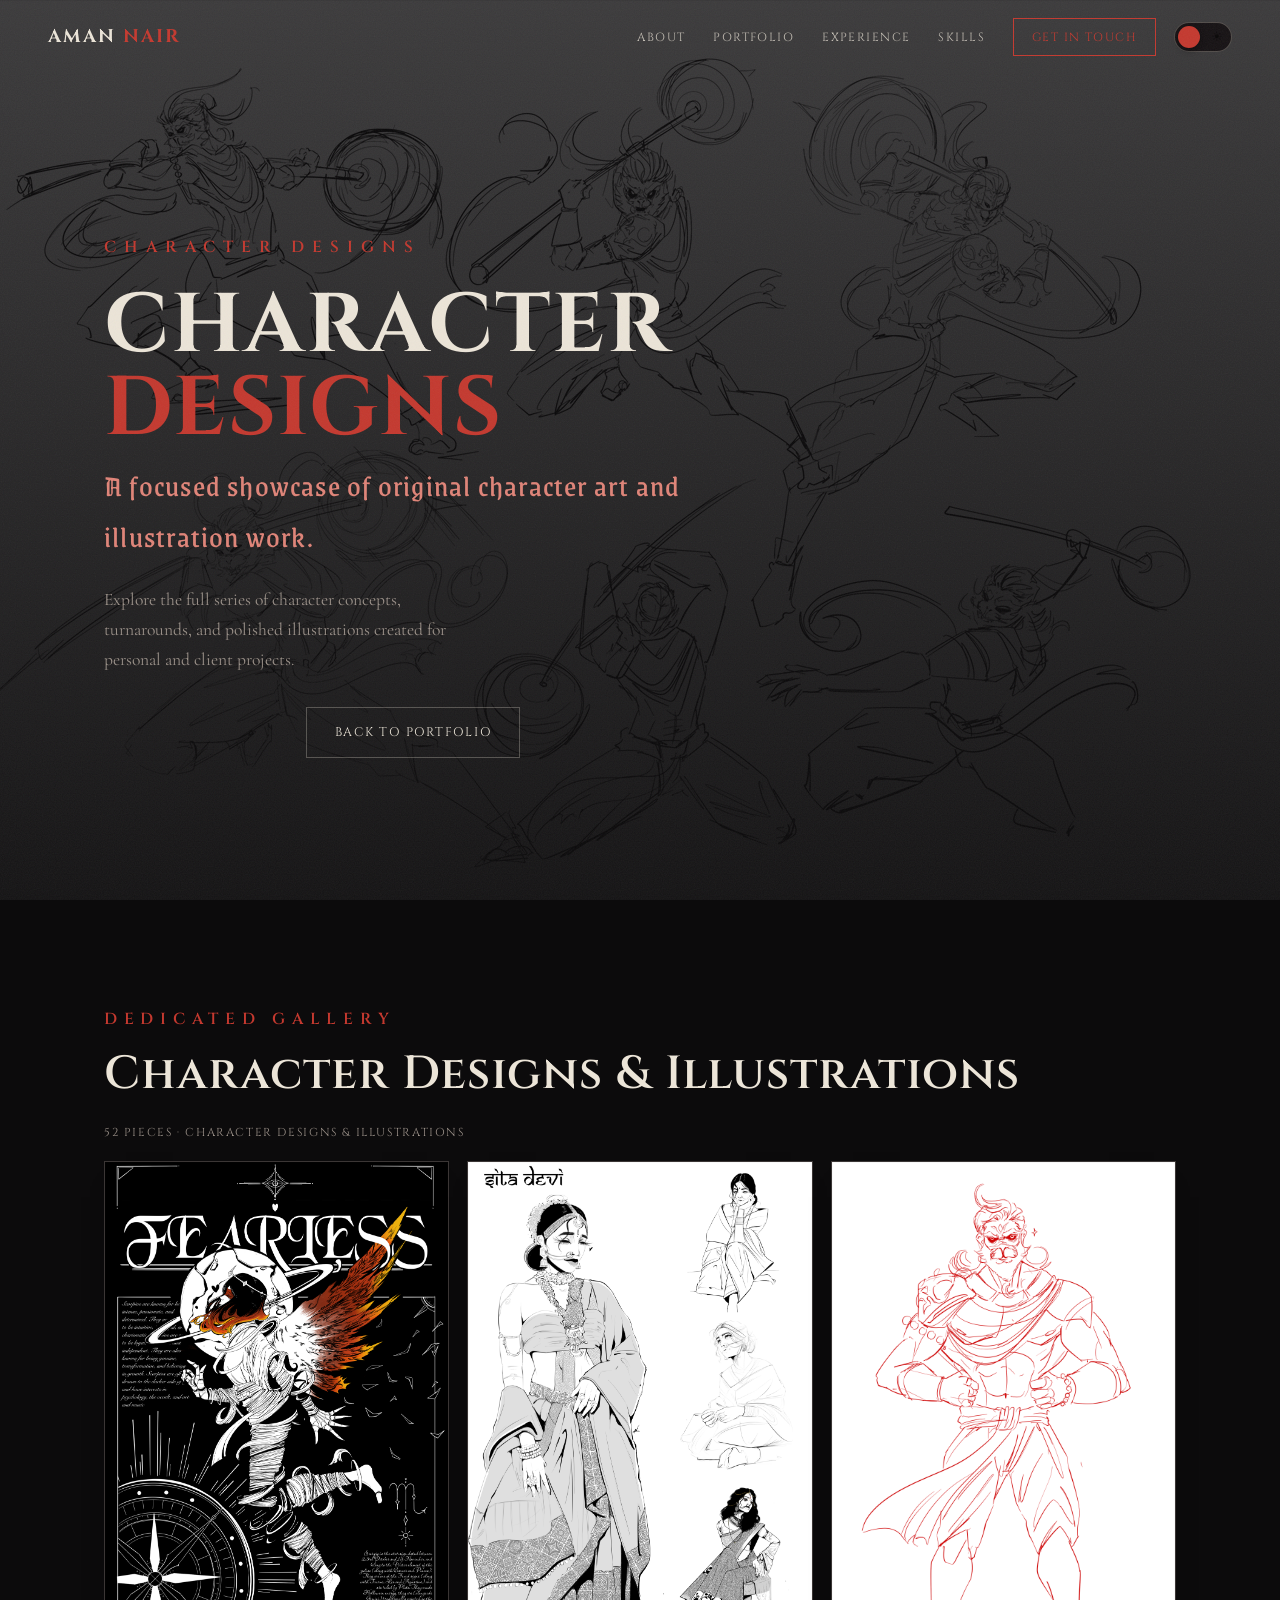
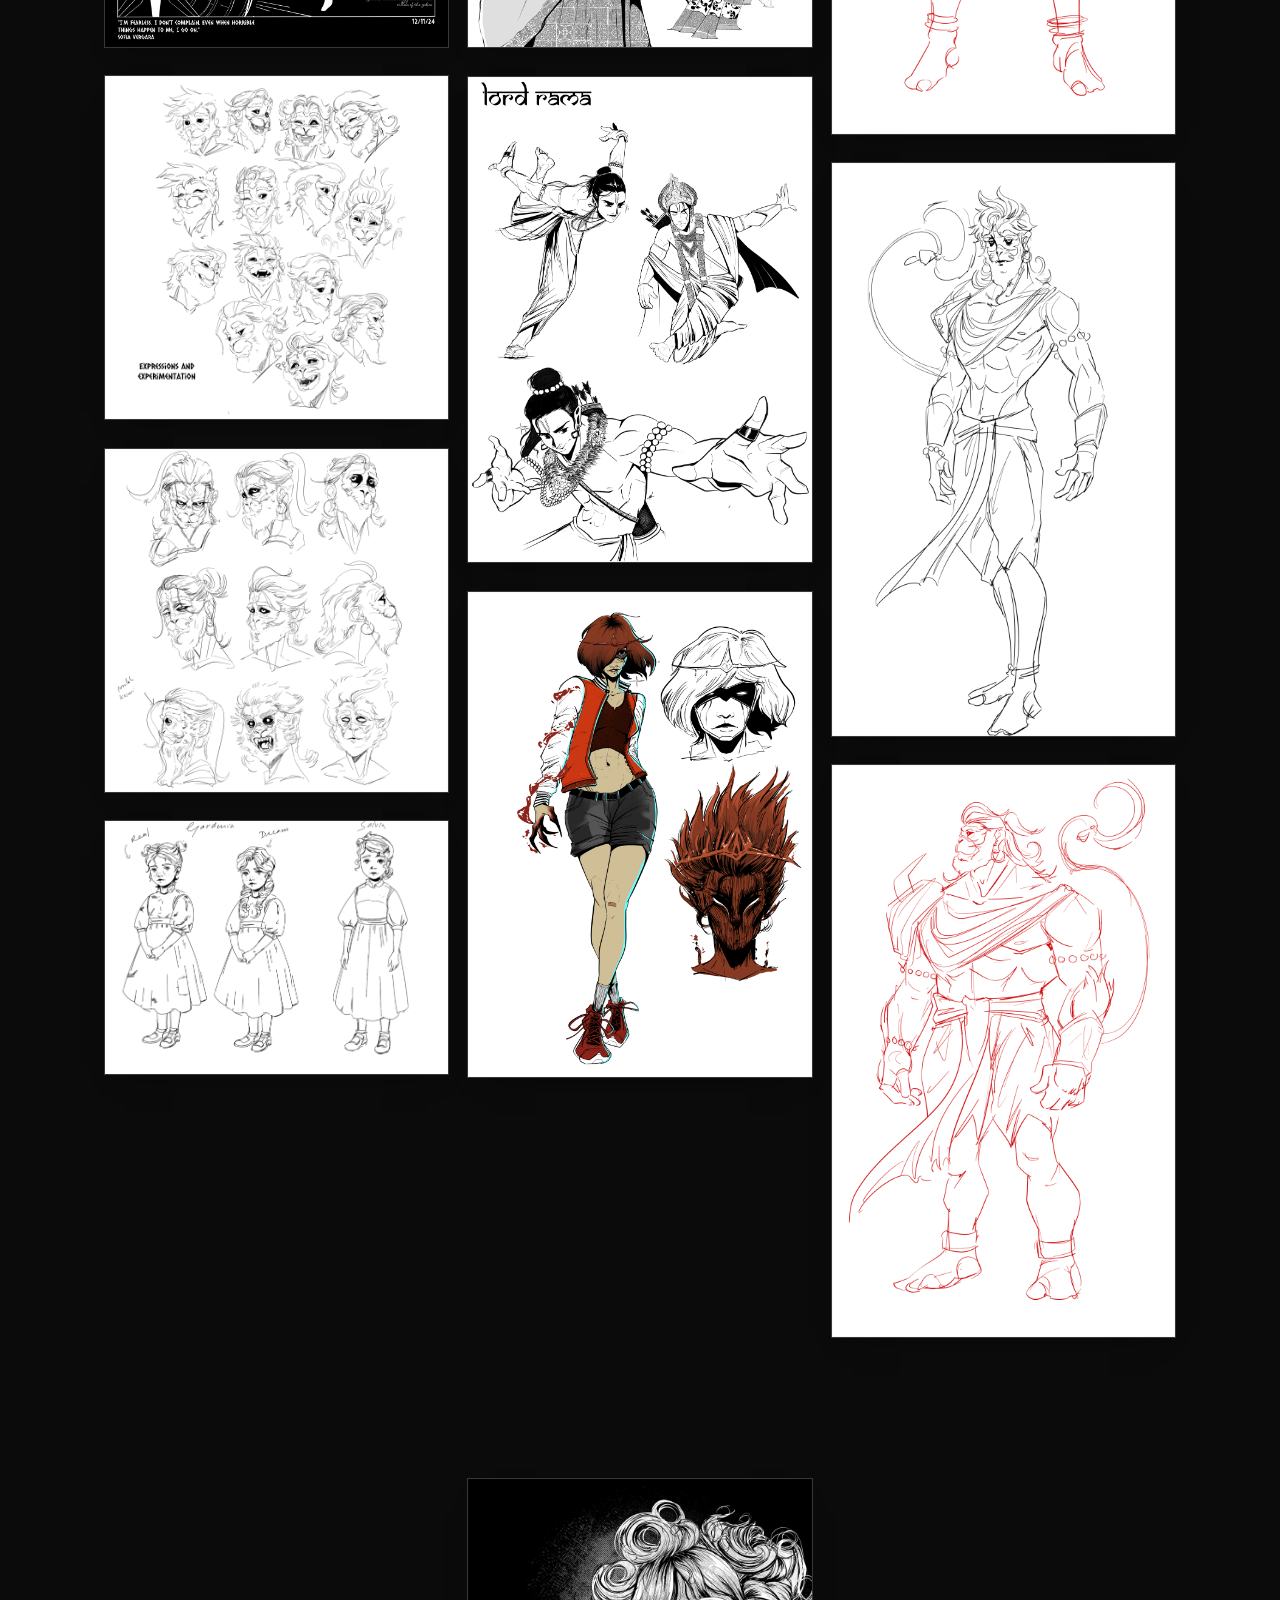
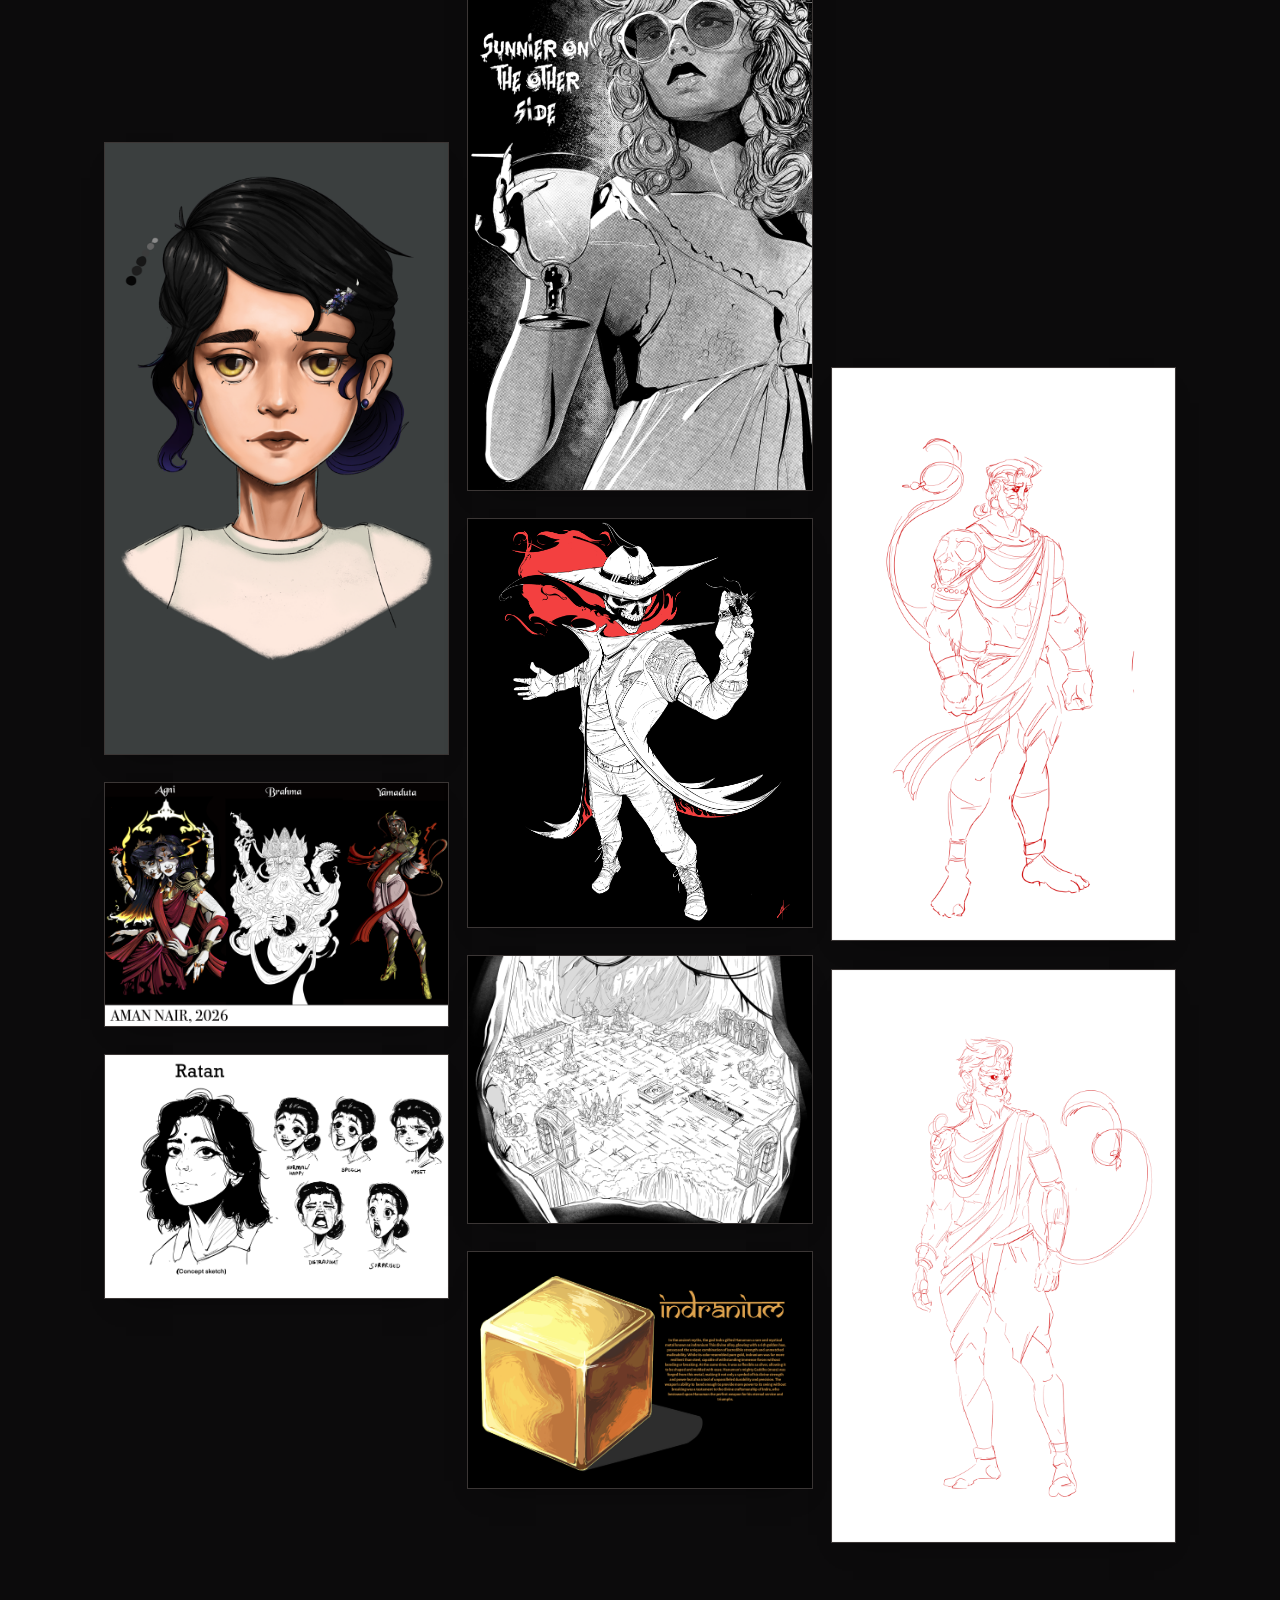
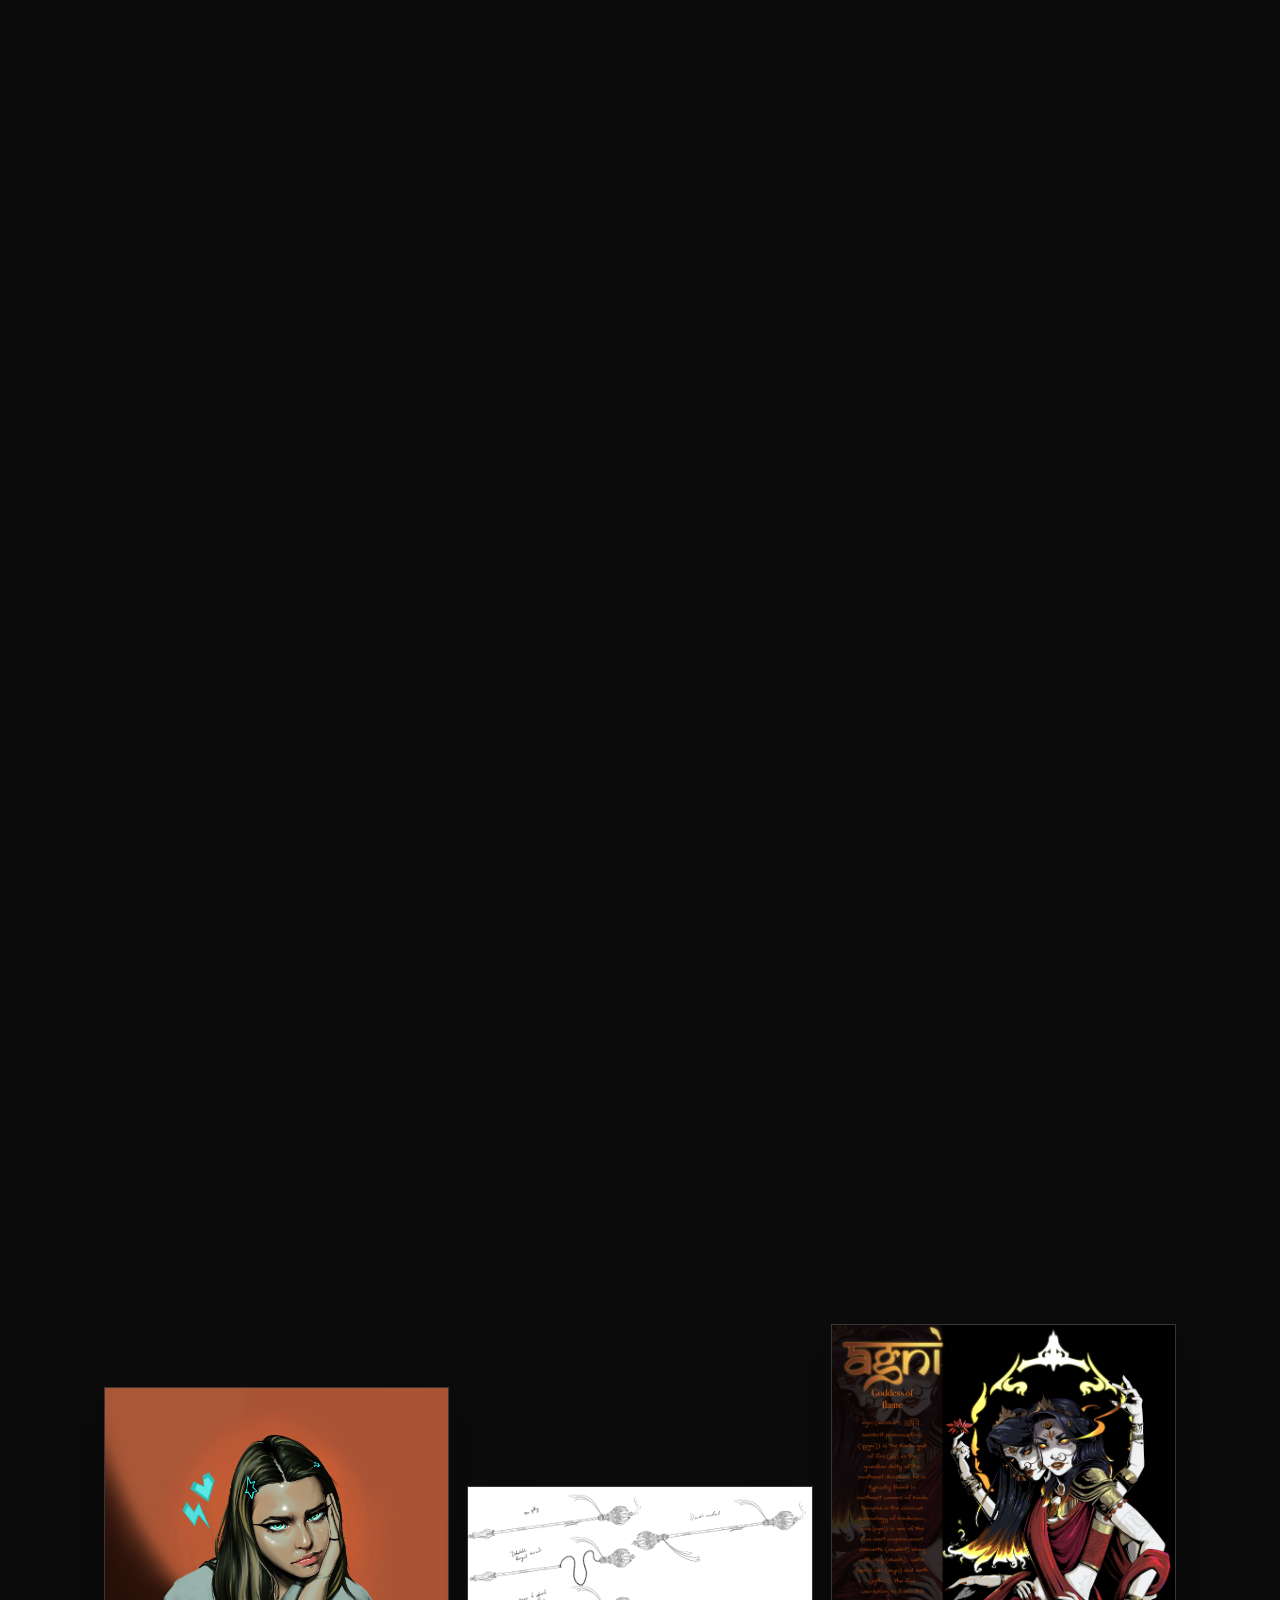
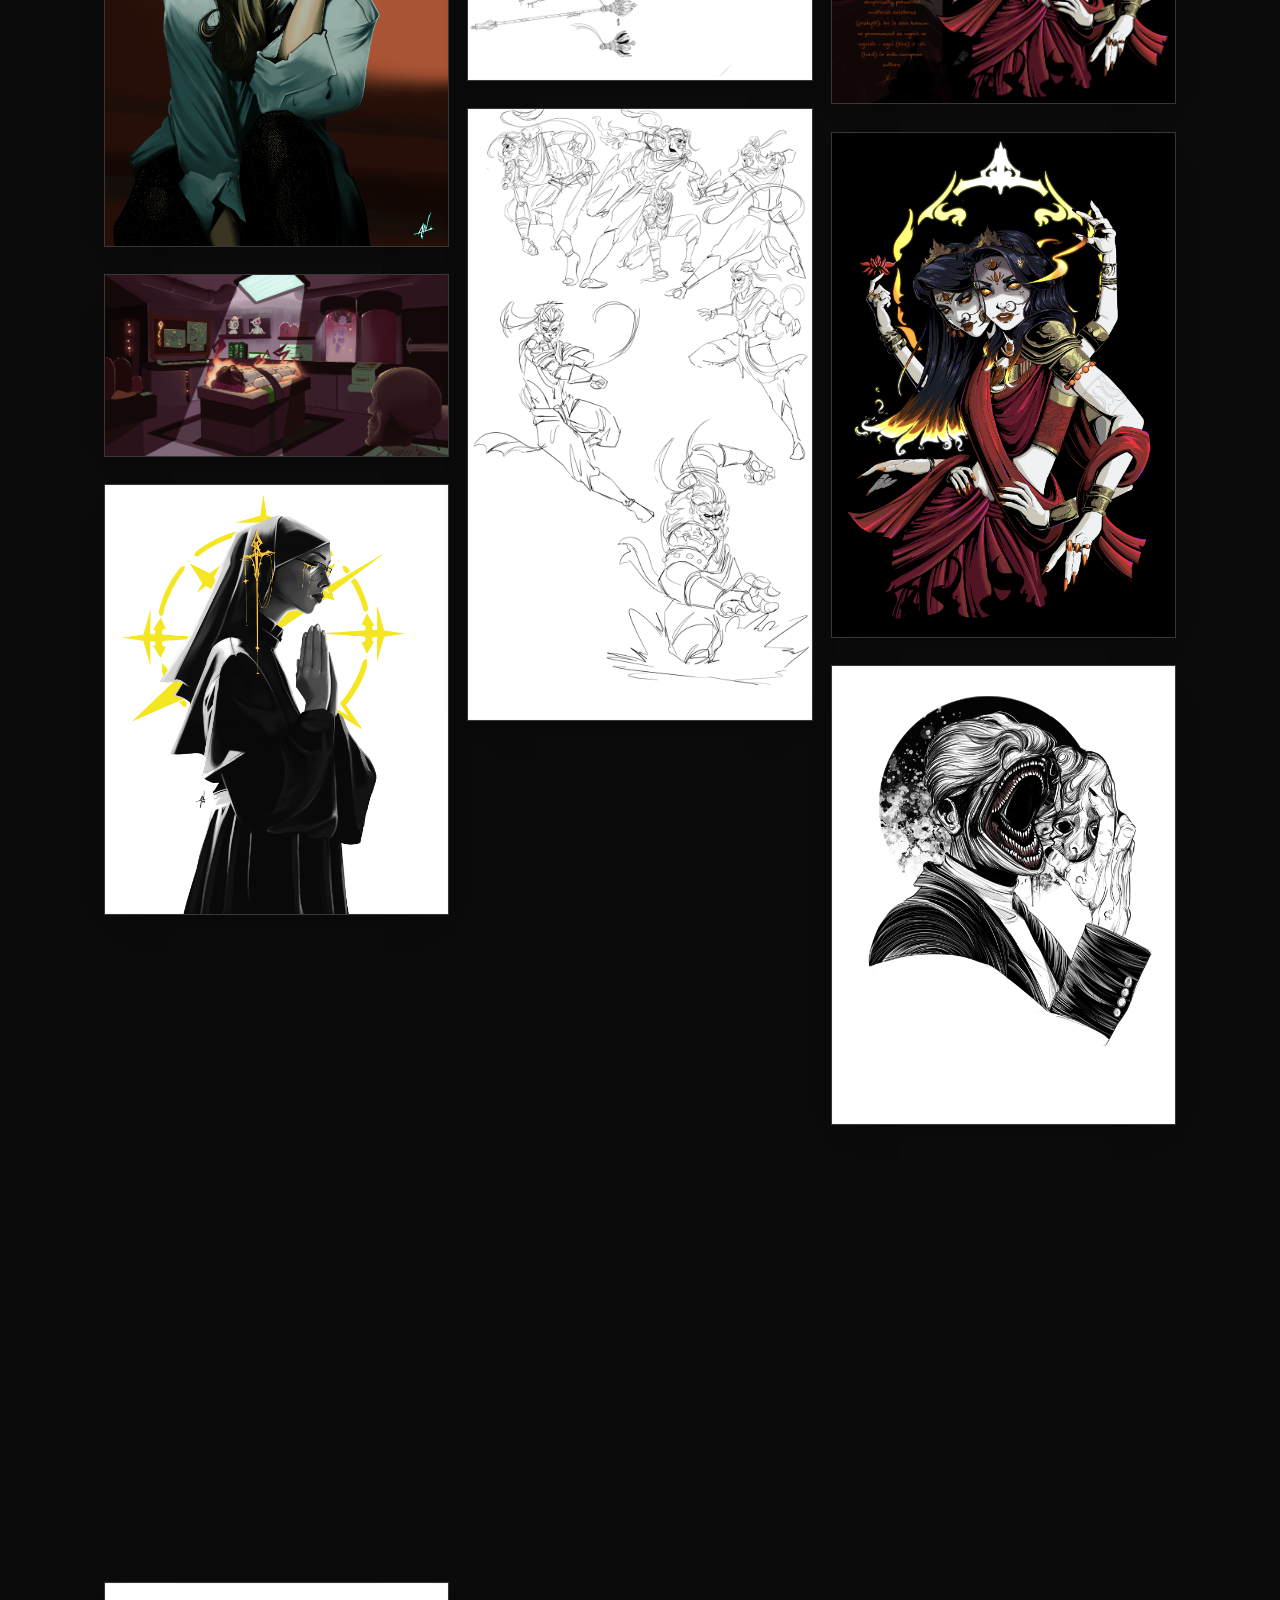
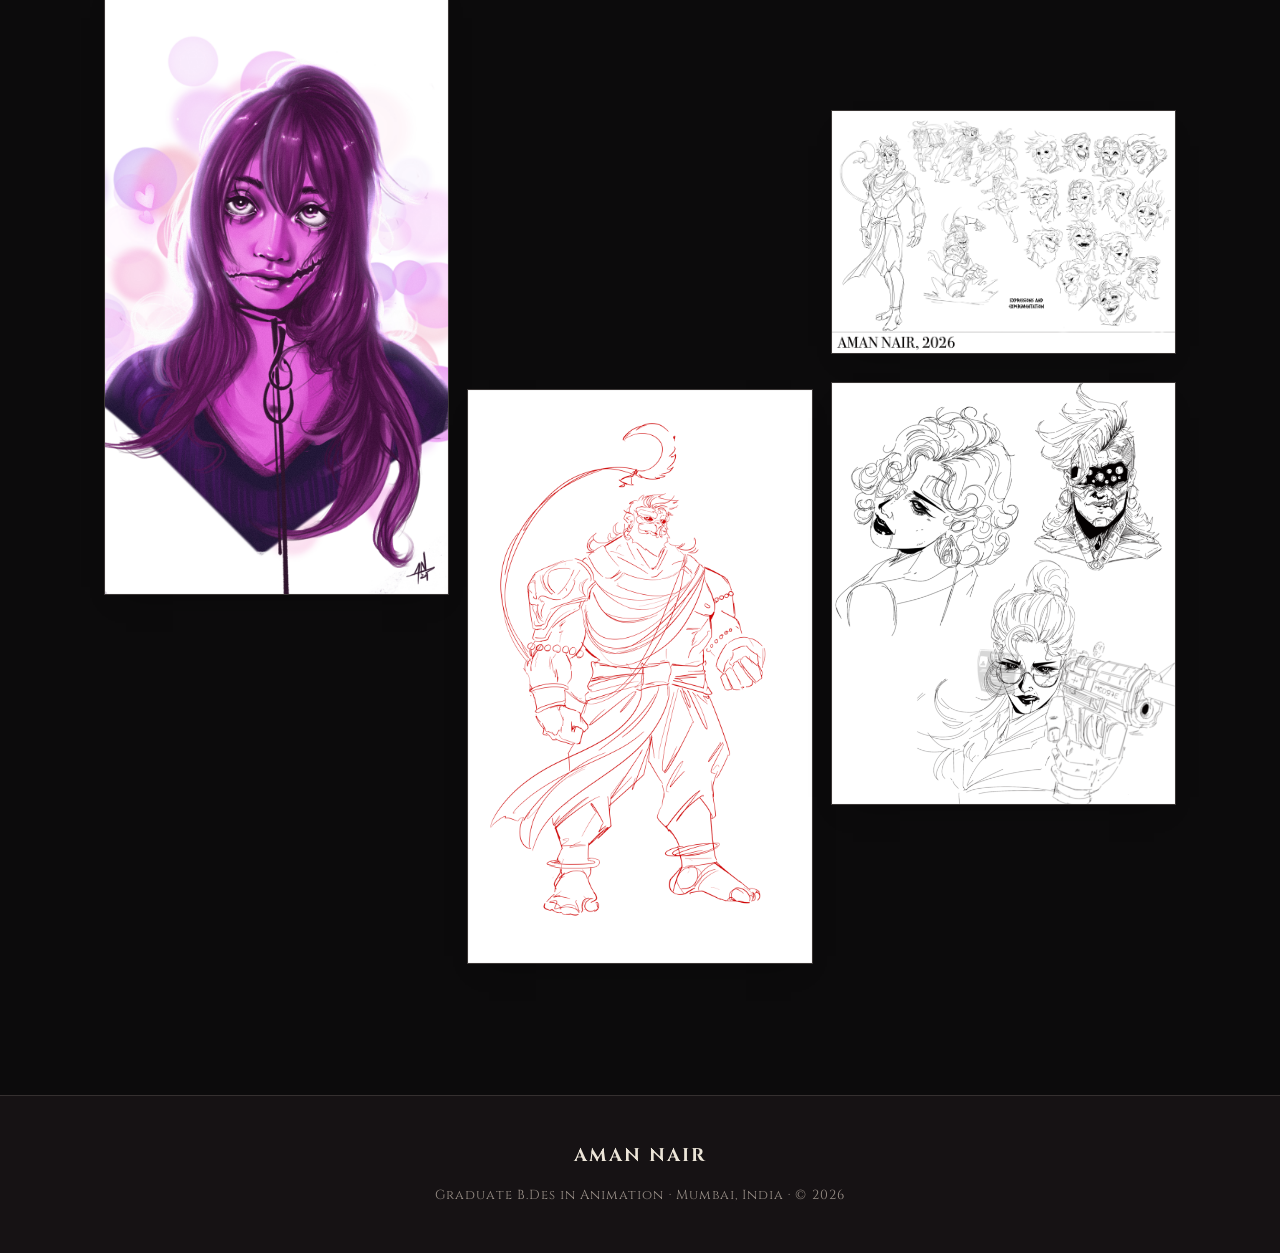
<file: character-designs.html>
<!DOCTYPE html>
<html lang="en" data-theme="dark">
<head>
<meta charset="UTF-8" />
<meta name="viewport" content="width=device-width, initial-scale=1.0" />
<title>Character Designs — Aman Nair Portfolio</title>
<meta name="description" content="Character Designs and Illustrations by Aman Nair." />
<link rel="preconnect" href="https://fonts.googleapis.com" />
<link rel="preconnect" href="https://fonts.gstatic.com" crossorigin />
<link href="https://fonts.googleapis.com/css2?family=Cinzel:wght@400;500;600;700&family=Cormorant+Garamond:ital,wght@0,400;0,500;0,600;1,400;1,500&family=Grenze+Gotisch:wght@400;500;600&display=swap" rel="stylesheet" />
<link rel="stylesheet" href="styles.css" />
<style>
body[data-page="category"][data-category="Character Designs & Illustrations"] header.hero {
  position: relative;
  overflow: hidden;
}
body[data-page="category"][data-category="Character Designs & Illustrations"] header.hero::before {
  content: "";
  position: absolute;
  inset: 0;
  background: url("images/Character Designs And Illustrations/IMG_7082.PNG") center/cover no-repeat;
  opacity: 0.2;
  pointer-events: none;
}
body[data-page="category"][data-category="Character Designs & Illustrations"] header.hero::after {
  content: "";
  position: absolute;
  inset: 0;
  background: linear-gradient(to top, rgba(12,11,12,.82), rgba(12,11,12,0));
  pointer-events: none;
}
body[data-page="category"][data-category="Character Designs & Illustrations"] header.hero .hero-copy {
  position: relative;
  z-index: 1;
}
</style>
</head>
<body data-page="category" data-category="Character Designs & Illustrations">
<nav id="nav">
  <a href="index.html#top" class="brand">AMAN <span>NAIR</span></a>
  <div class="nav-right">
    <div class="nav-links" id="navLinks">
      <a href="index.html#about">About</a>
      <a href="index.html#work">Portfolio</a>
      <a href="index.html#experience">Experience</a>
      <a href="index.html#skills">Skills</a>
      <a href="index.html#contact" class="nav-cta">Get in touch</a>
    </div>
    <button class="theme-toggle" id="themeToggle" aria-label="Toggle light / dark mode" title="Switch light / dark">
      <span class="ti moon">☾</span><span class="ti sun">☀</span>
    </button>
    <button class="nav-toggle" id="navToggle" aria-label="Menu">☰</button>
  </div>
</nav>

<header class="hero" id="top">
  <div class="wrap hero-grid">
    <div class="hero-copy reveal">
      <span class="eyebrow hero-eyebrow">Character Work</span>
      <h1>Character<span class="sub-name">Designs</span></h1>
      <p class="tagline">A focused showcase of original character art and illustration work.</p>
      <p class="lead">Explore the full series of character concepts, turnarounds, and polished illustrations created for personal and client projects.</p>
      <div class="hero-cta">
        <a href="index.html" class="btn btn-ghost">Back to portfolio</a>
      </div>
    </div>
  </div>
</header>

<section class="work" id="work">
  <div class="wrap">
    <div class="reveal">
      <span class="eyebrow">Dedicated gallery</span>
      <h2 class="section-title">Character Designs & Illustrations</h2>
    </div>
    <div class="gallery-count reveal" id="galleryCount"></div>
    <div class="gallery reveal" id="gallery"></div>
  </div>
</section>

<footer>
  <span class="brand display">AMAN NAIR</span>
  <small>Graduate B.Des in Animation · Mumbai, India · © 2026</small>
</footer>

<div class="lightbox" id="lightbox">
  <button class="lb-close" id="lbClose">×</button>
  <button class="lb-nav lb-prev" id="lbPrev">‹</button>
  <button class="lb-nav lb-next" id="lbNext">›</button>
  <div id="lbBody"></div>
  <div class="lb-cap" id="lbCap"></div>
</div>

<div class="flip-reader" id="flipReader">
  <button class="flip-close" id="flipClose" aria-label="Close">×</button>
  <div class="flip-stage">
    <div class="book">
      <div class="leaf static-left" id="pgLeft"></div>
      <div class="leaf static-right" id="pgRight"></div>
      <div class="leaf flipping" id="pgFlip">
        <div class="flip-face front" id="pgFlipFront"></div>
        <div class="flip-face back" id="pgFlipBack"></div>
      </div>
    </div>
  </div>
  <button class="flip-nav prev" id="flipPrev" aria-label="Previous page">‹</button>
  <button class="flip-nav next" id="flipNext" aria-label="Next page">›</button>
  <div class="flip-count" id="flipCount"></div>
  <div class="flip-hint">Click ›  ·  or use the ← → arrow keys to turn the page</div>
</div>

<script src="gallery-data.js"></script>
<script src="portfolio.js"></script>
</body>
</html>
</file>
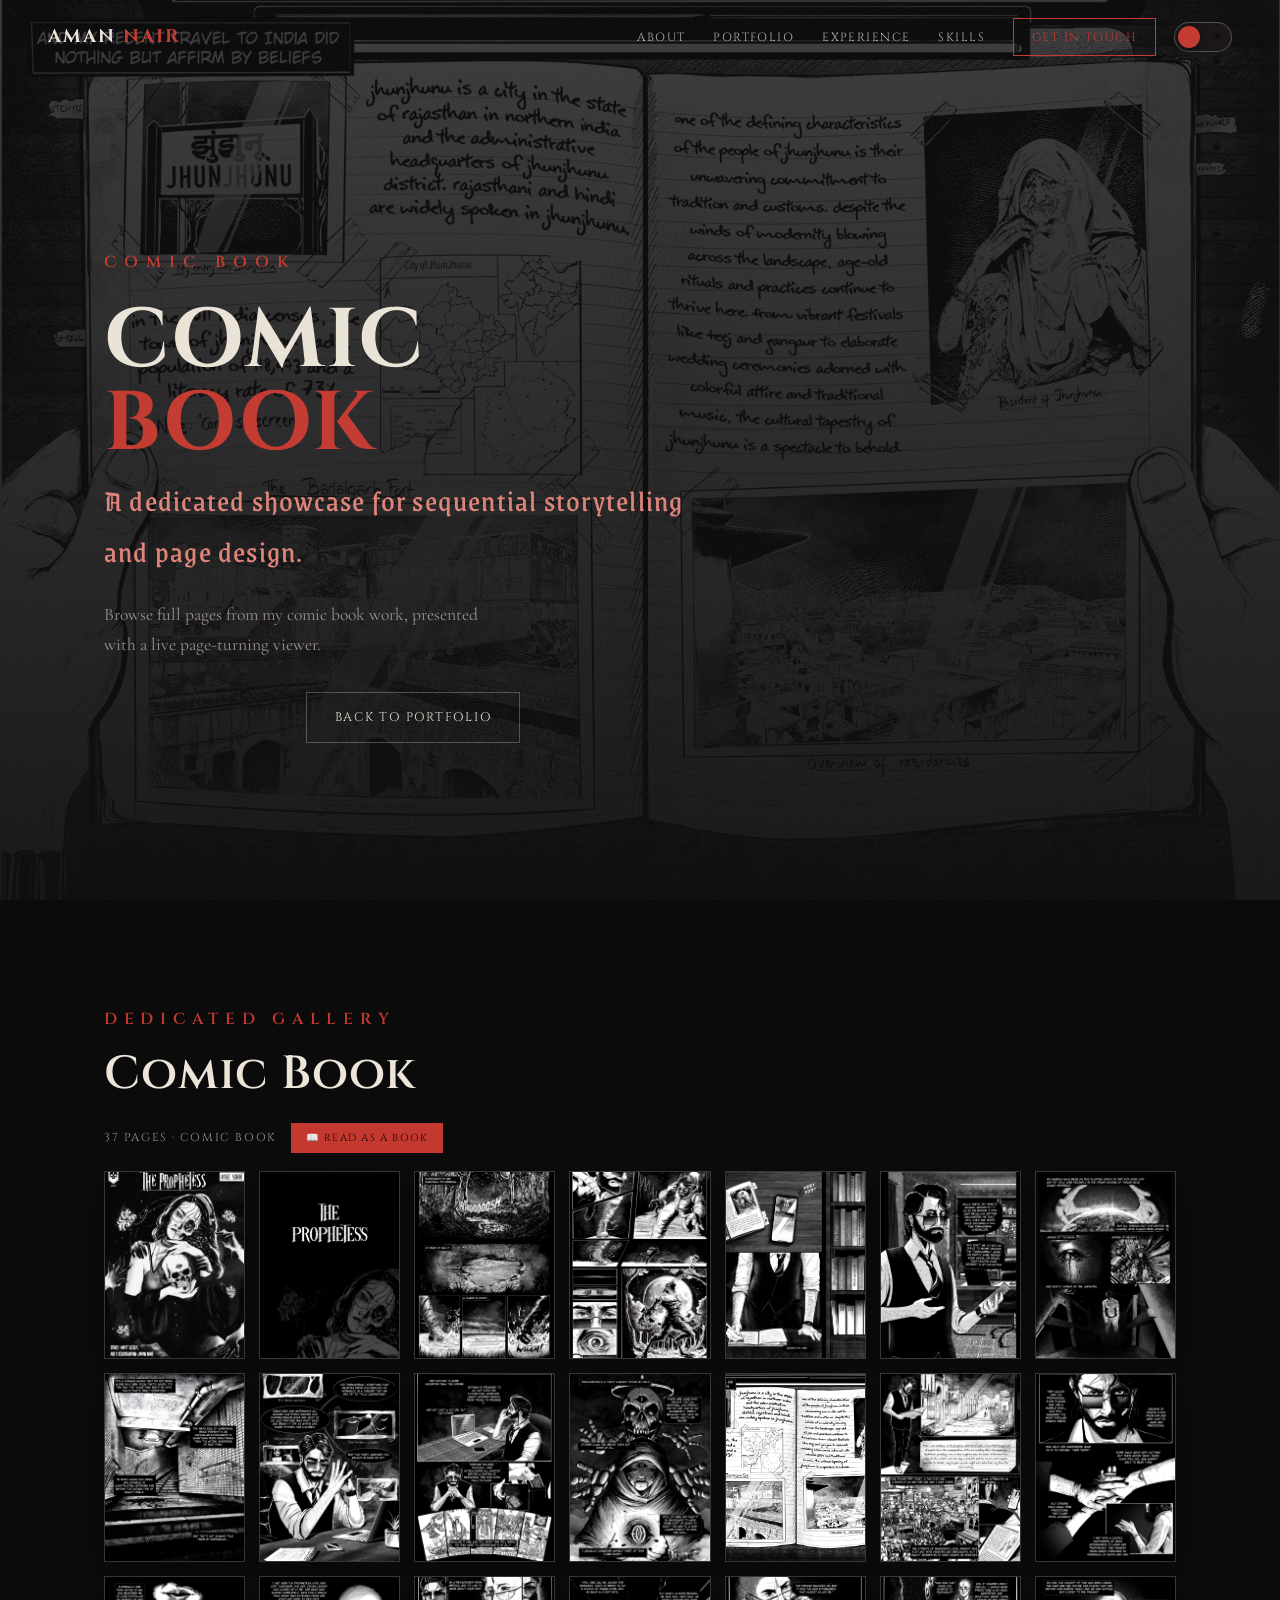
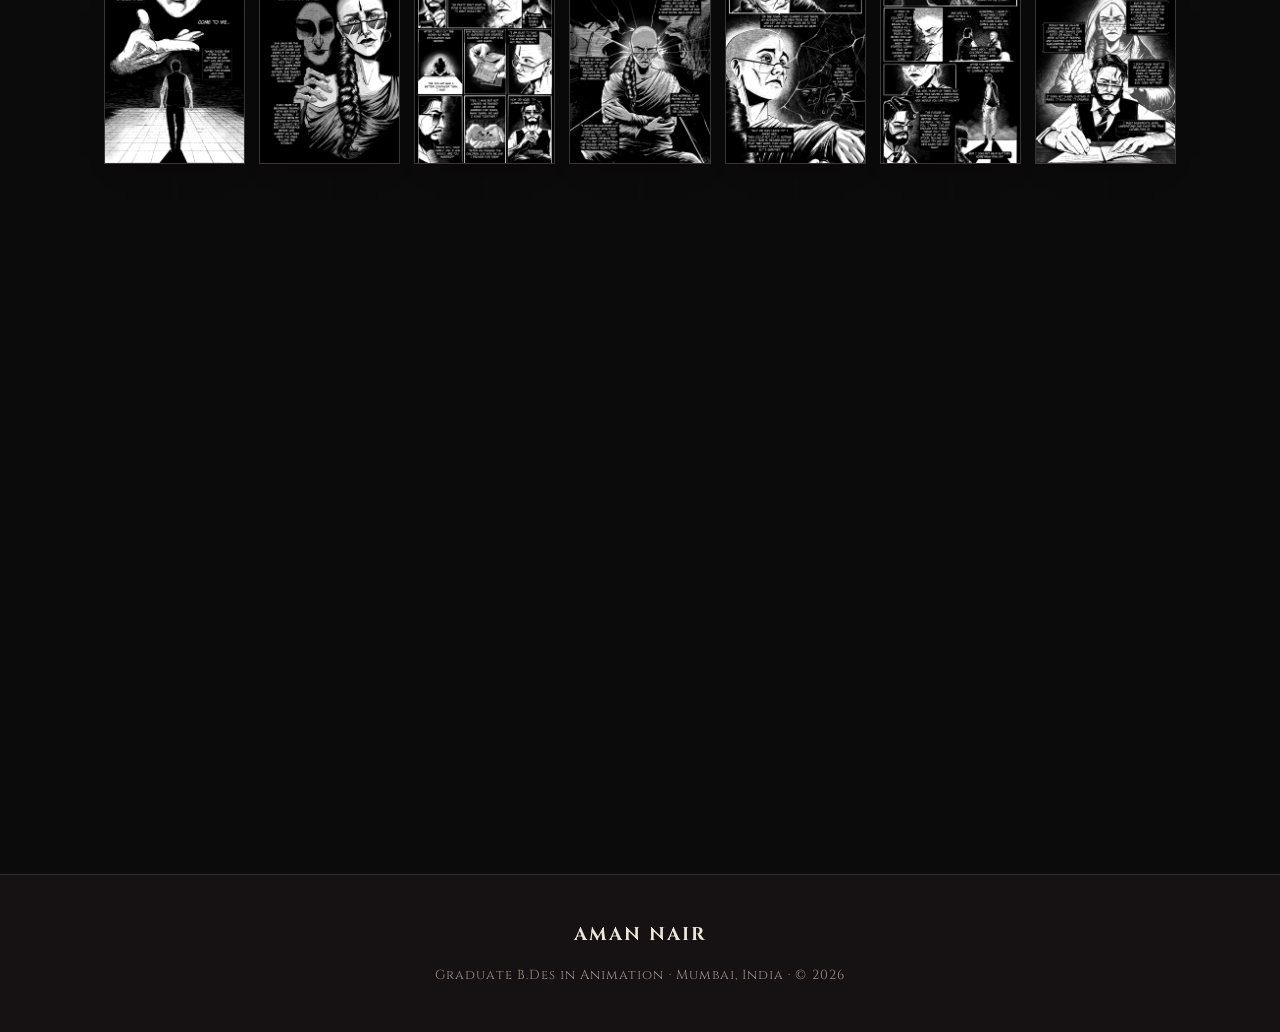
<file: comic-book.html>
<!DOCTYPE html>
<html lang="en" data-theme="dark">
<head>
<meta charset="UTF-8" />
<meta name="viewport" content="width=device-width, initial-scale=1.0" />
<title>Comic Book — Aman Nair Portfolio</title>
<meta name="description" content="Comic Book artwork by Aman Nair." />
<link rel="preconnect" href="https://fonts.googleapis.com" />
<link rel="preconnect" href="https://fonts.gstatic.com" crossorigin />
<link href="https://fonts.googleapis.com/css2?family=Cinzel:wght@400;500;600;700&family=Cormorant+Garamond:ital,wght@0,400;0,500;0,600;1,400;1,500&family=Grenze+Gotisch:wght@400;500;600&display=swap" rel="stylesheet" />
<link rel="stylesheet" href="styles.css" />
<style>
body[data-page="category"][data-category="Comic Book"] header.hero {
  position: relative;
  overflow: hidden;
}
body[data-page="category"][data-category="Comic Book"] header.hero::before {
  content: "";
  position: absolute;
  inset: 0;
  background: url("images/COMIC BOOK/10-11.png") center/cover no-repeat;
  opacity: 0.2;
  pointer-events: none;
}
body[data-page="category"][data-category="Comic Book"] header.hero::after {
  content: "";
  position: absolute;
  inset: 0;
  background: linear-gradient(to top, rgba(12,11,12,.82), rgba(12,11,12,0));
  pointer-events: none;
}
body[data-page="category"][data-category="Comic Book"] header.hero .hero-copy {
  position: relative;
  z-index: 1;
}
</style>
</head>
<body data-page="category" data-category="Comic Book">
<nav id="nav">
  <a href="index.html#top" class="brand">AMAN <span>NAIR</span></a>
  <div class="nav-right">
    <div class="nav-links" id="navLinks">
      <a href="index.html#about">About</a>
      <a href="index.html#work">Portfolio</a>
      <a href="index.html#experience">Experience</a>
      <a href="index.html#skills">Skills</a>
      <a href="index.html#contact" class="nav-cta">Get in touch</a>
    </div>
    <button class="theme-toggle" id="themeToggle" aria-label="Toggle light / dark mode" title="Switch light / dark">
      <span class="ti moon">☾</span><span class="ti sun">☀</span>
    </button>
    <button class="nav-toggle" id="navToggle" aria-label="Menu">☰</button>
  </div>
</nav>

<header class="hero" id="top">
  <div class="wrap hero-grid">
    <div class="hero-copy reveal">
      <span class="eyebrow hero-eyebrow">Comic Book</span>
      <h1>Comic<span class="sub-name">Book</span></h1>
      <p class="tagline">A dedicated showcase for sequential storytelling and page design.</p>
      <p class="lead">Browse full pages from my comic book work, presented with a live page-turning viewer.</p>
      <div class="hero-cta">
        <a href="index.html" class="btn btn-ghost">Back to portfolio</a>
      </div>
    </div>
  </div>
</header>

<section class="work" id="work">
  <div class="wrap">
    <div class="reveal">
      <span class="eyebrow">Dedicated gallery</span>
      <h2 class="section-title">Comic Book</h2>
    </div>
    <div class="gallery-count reveal" id="galleryCount"></div>
    <div class="gallery reveal" id="gallery"></div>
  </div>
</section>

<footer>
  <span class="brand display">AMAN NAIR</span>
  <small>Graduate B.Des in Animation · Mumbai, India · © 2026</small>
</footer>

<div class="lightbox" id="lightbox">
  <button class="lb-close" id="lbClose">×</button>
  <button class="lb-nav lb-prev" id="lbPrev">‹</button>
  <button class="lb-nav lb-next" id="lbNext">›</button>
  <div id="lbBody"></div>
  <div class="lb-cap" id="lbCap"></div>
</div>

<div class="flip-reader" id="flipReader">
  <button class="flip-close" id="flipClose" aria-label="Close">×</button>
  <div class="flip-stage">
    <div class="book">
      <div class="leaf static-left" id="pgLeft"></div>
      <div class="leaf static-right" id="pgRight"></div>
      <div class="leaf flipping" id="pgFlip">
        <div class="flip-face front" id="pgFlipFront"></div>
        <div class="flip-face back" id="pgFlipBack"></div>
      </div>
    </div>
  </div>
  <button class="flip-nav prev" id="flipPrev" aria-label="Previous page">‹</button>
  <button class="flip-nav next" id="flipNext" aria-label="Next page">›</button>
  <div class="flip-count" id="flipCount"></div>
  <div class="flip-hint">Click ›  ·  or use the ← → arrow keys to turn the page</div>
</div>

<script src="gallery-data.js"></script>
<script src="portfolio.js"></script>
</body>
</html>
</file>
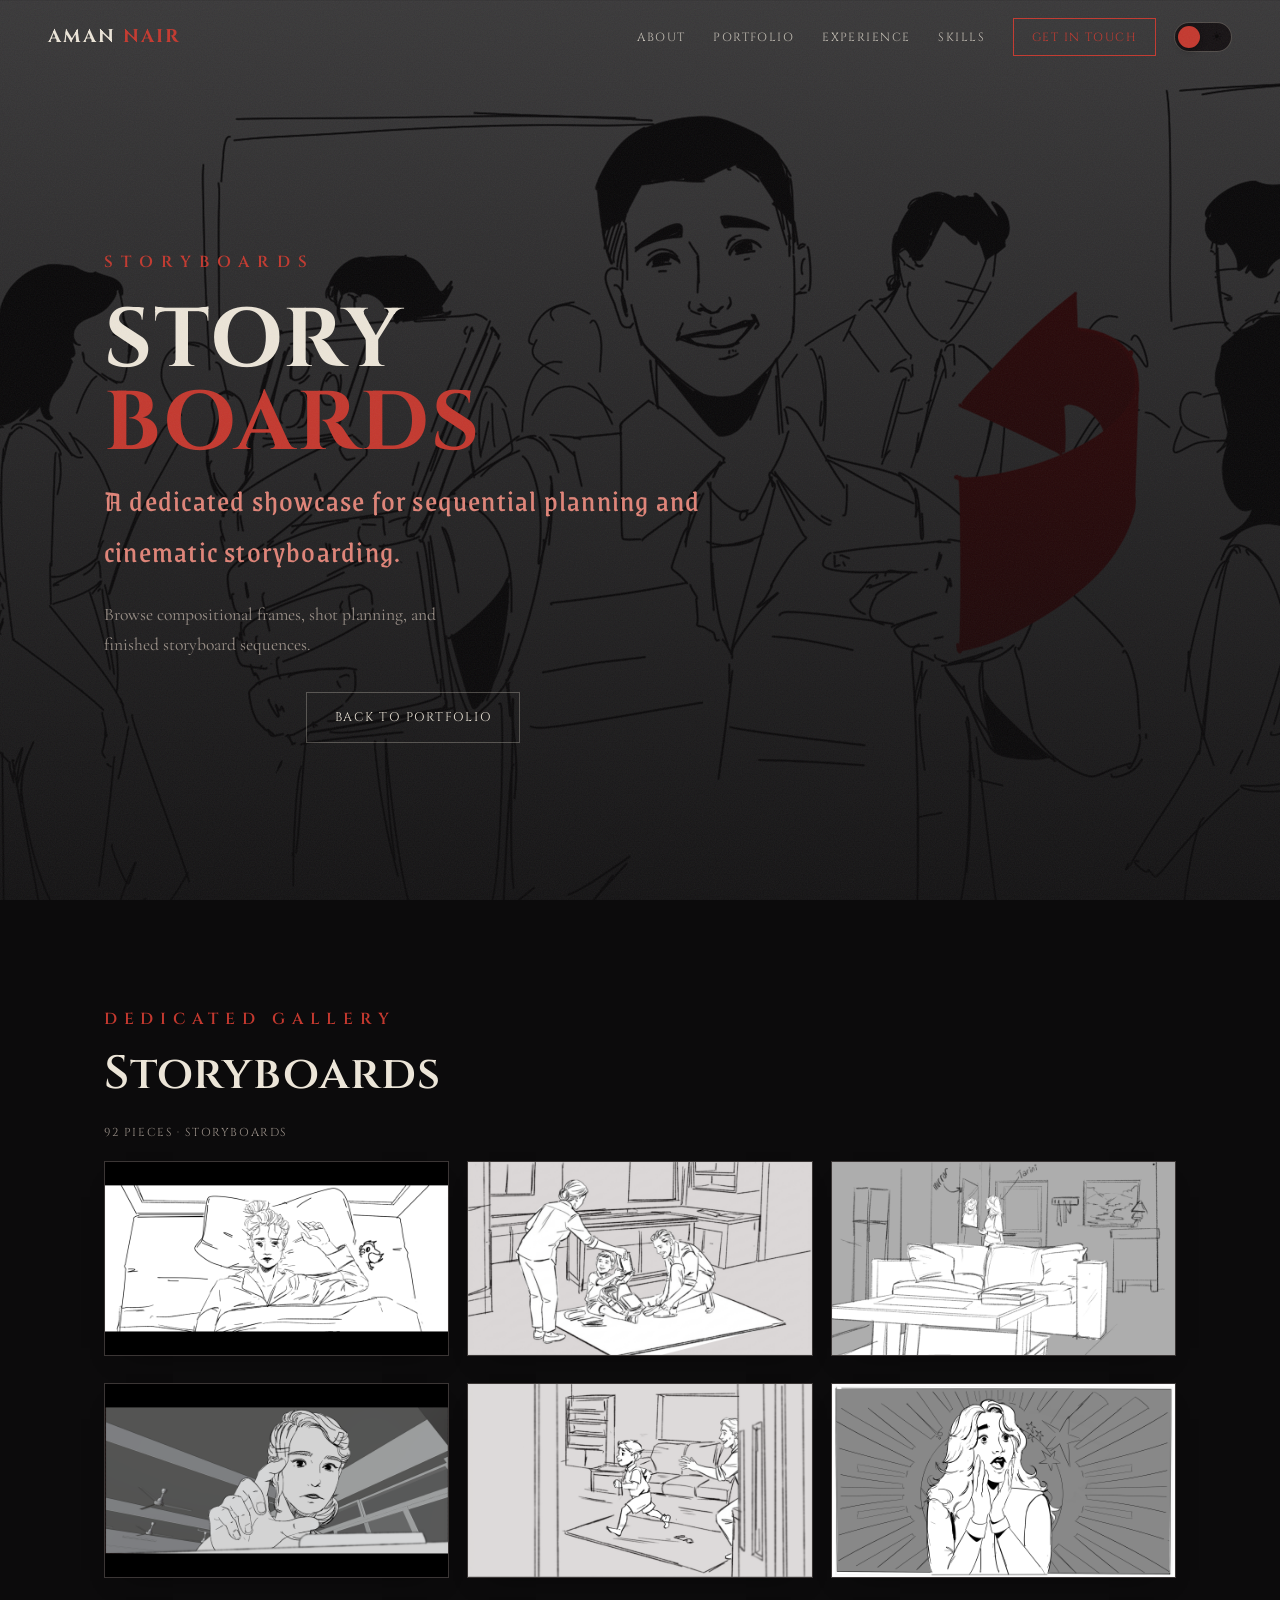
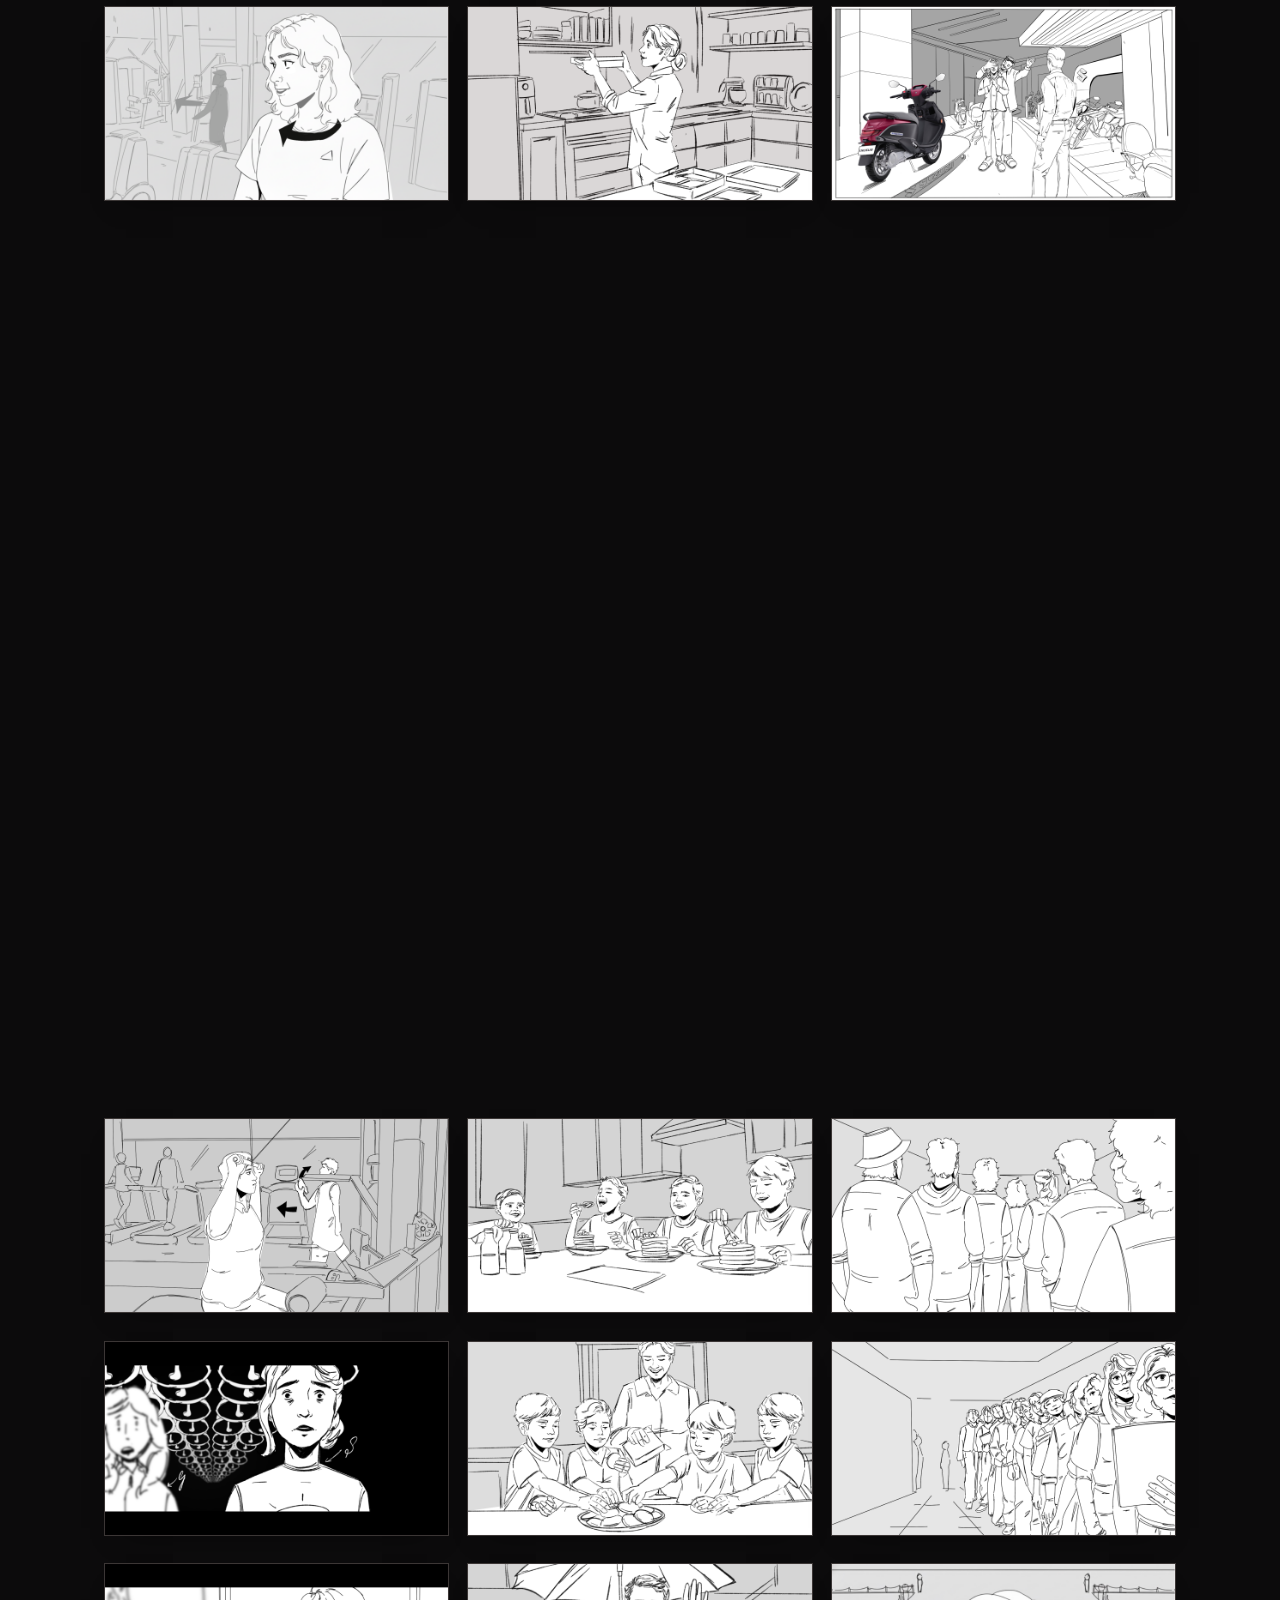
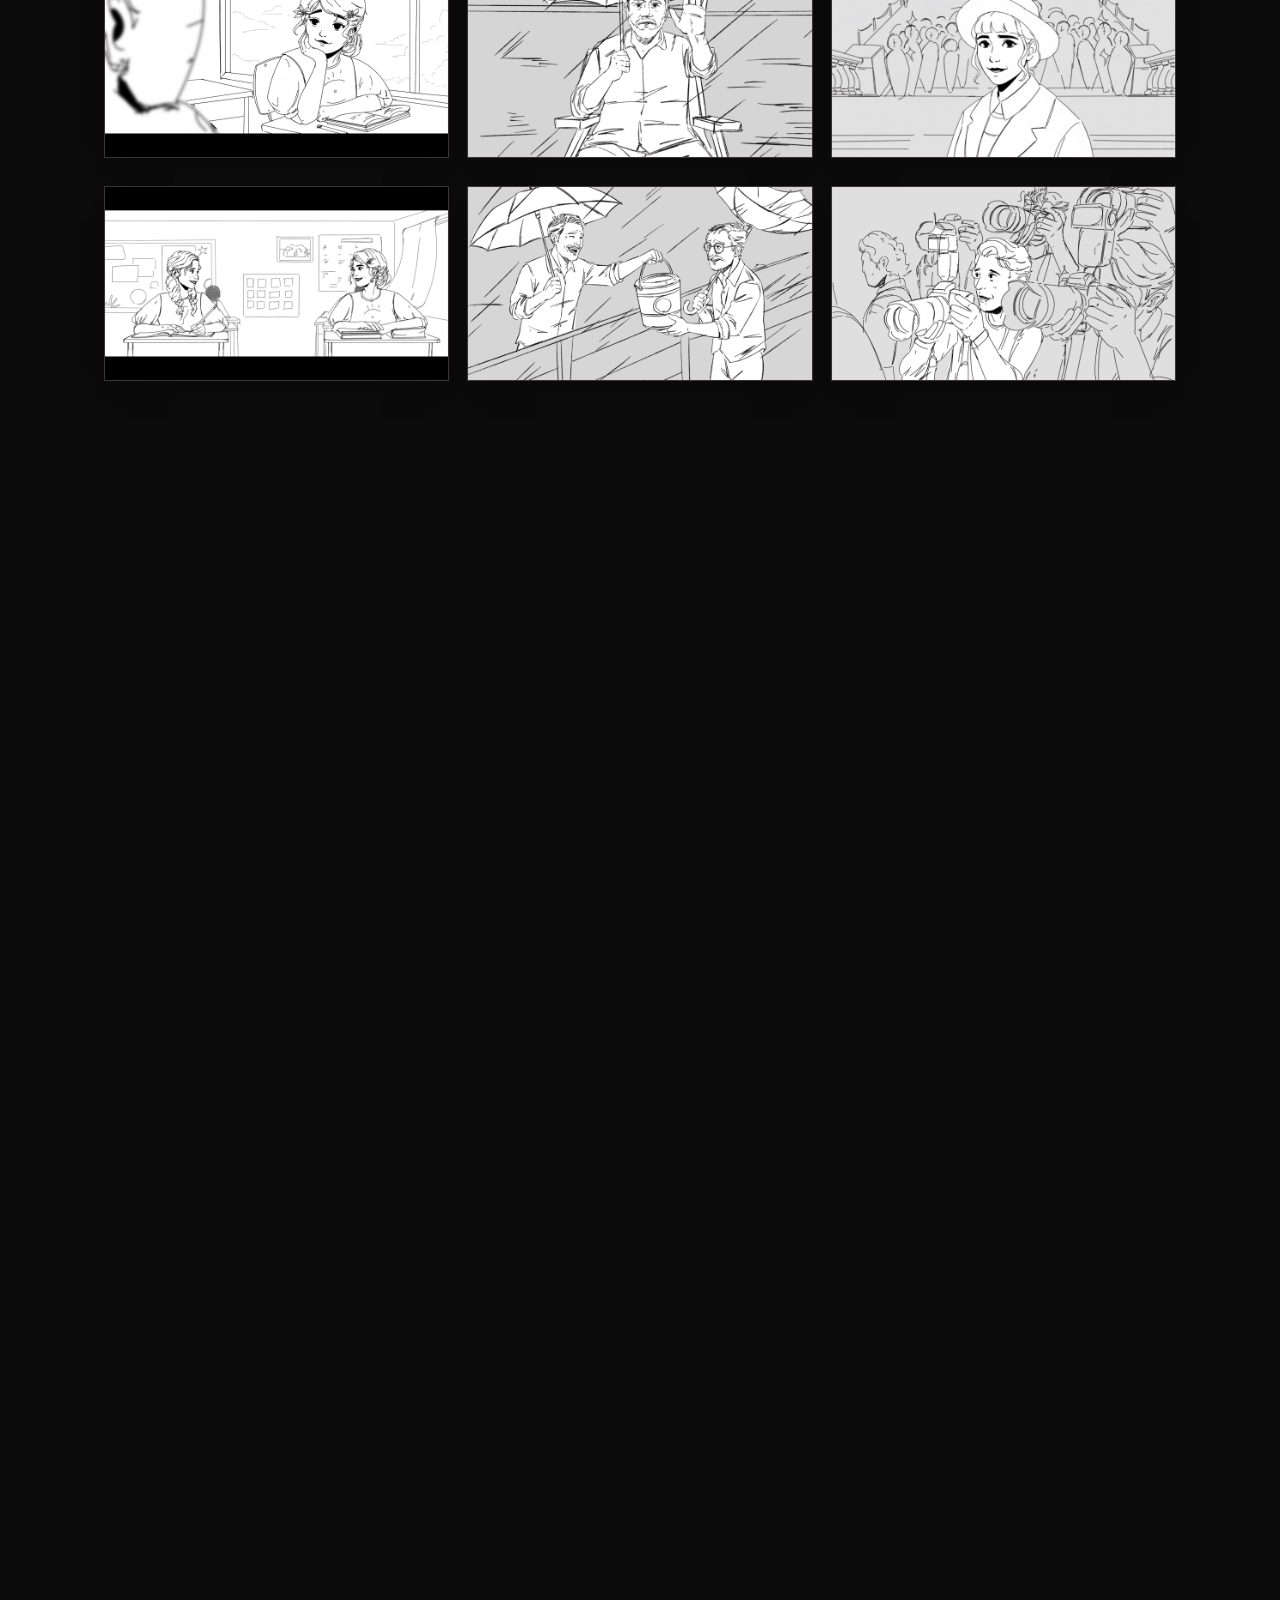
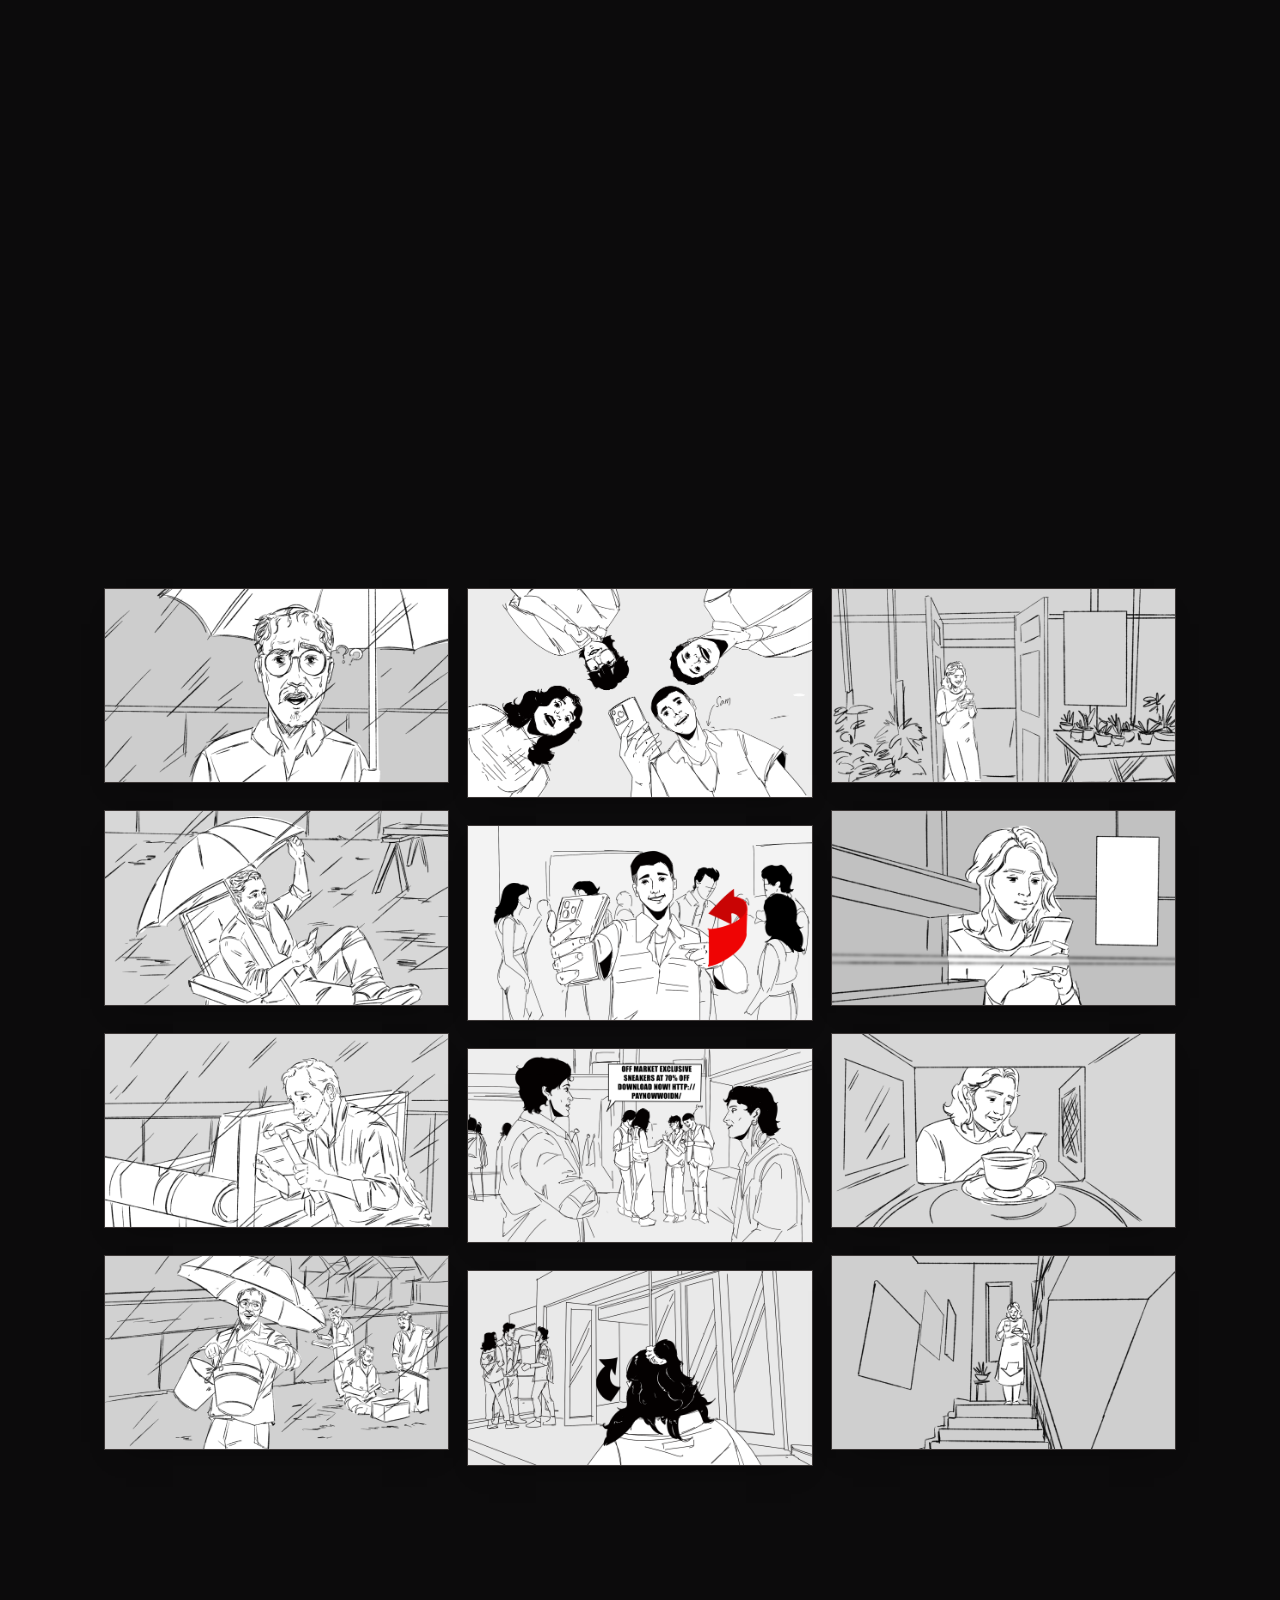
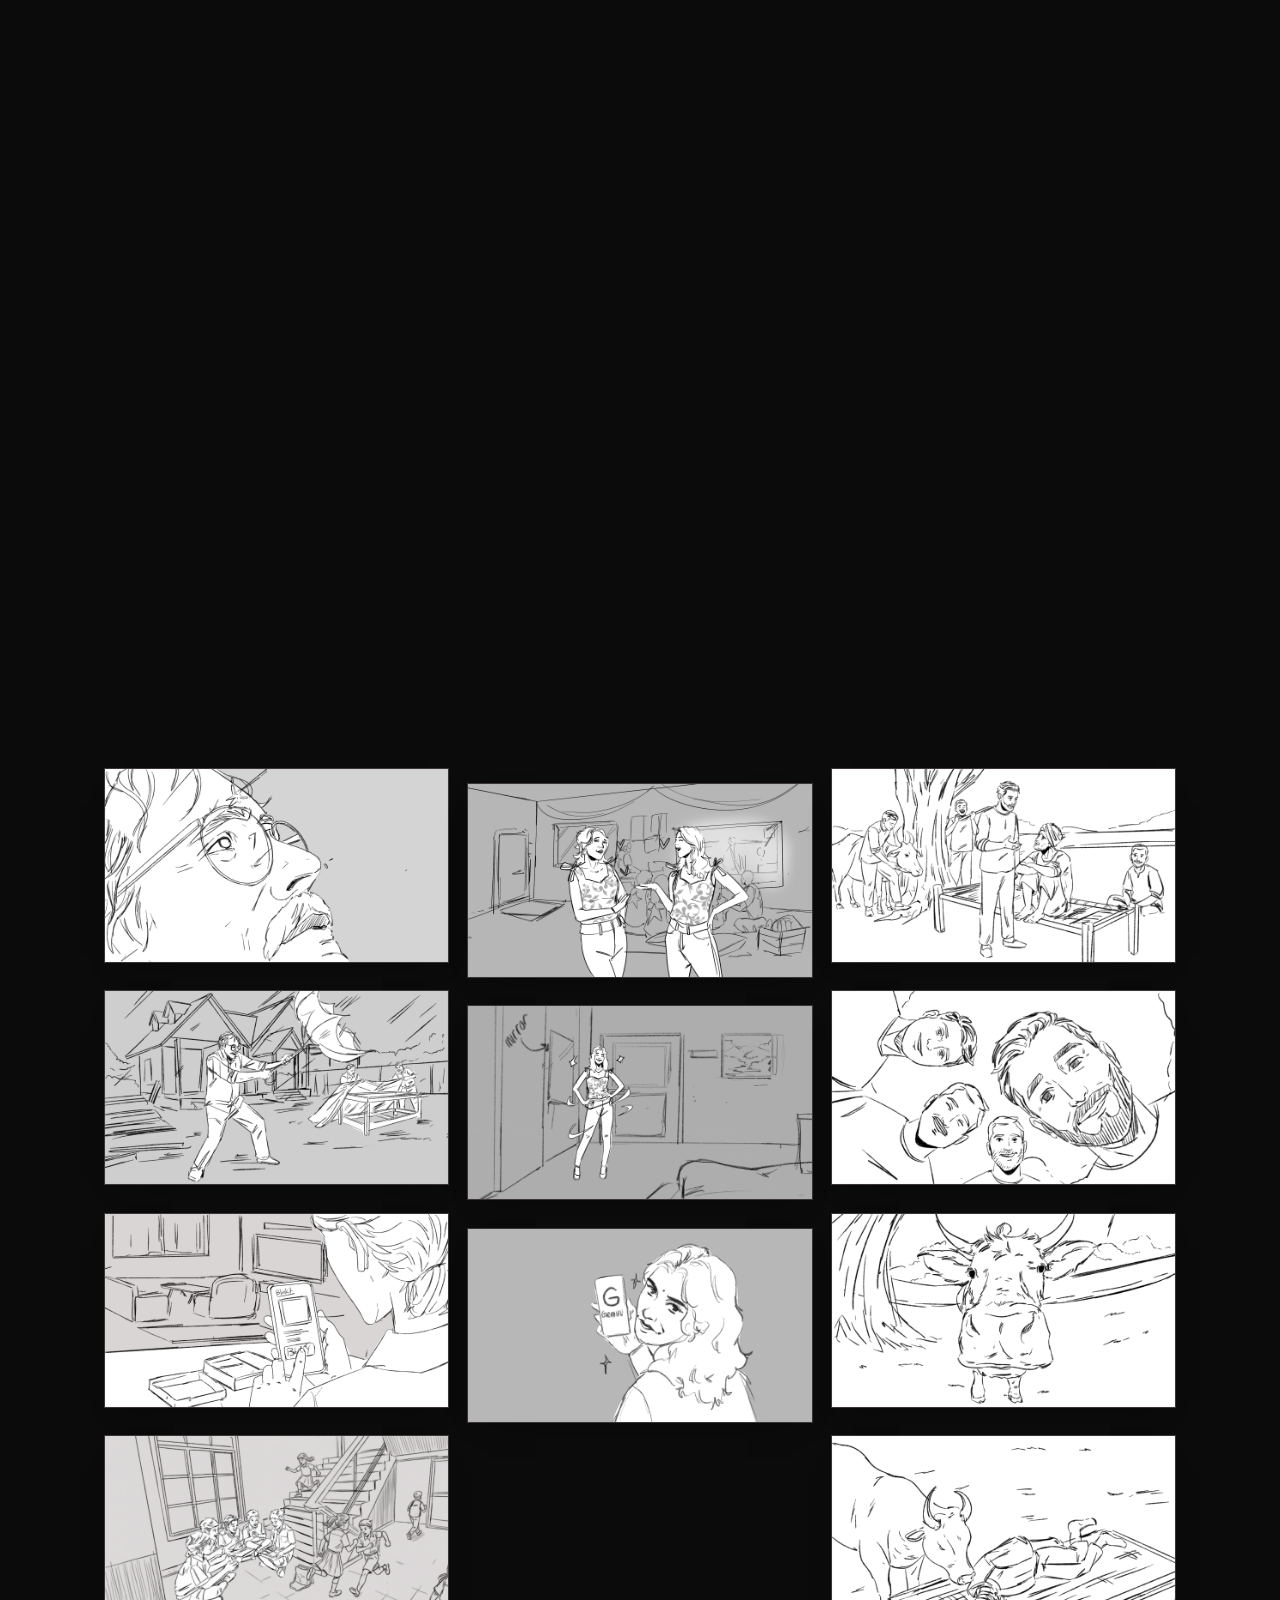
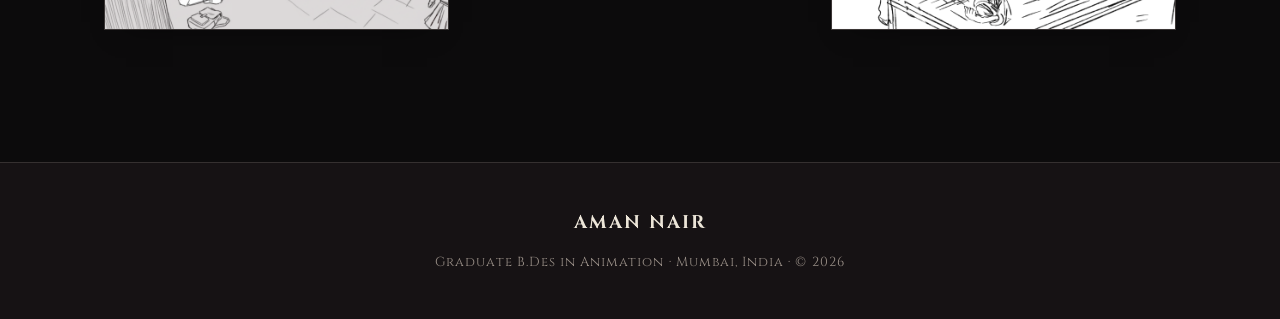
<file: storyboards.html>
<!DOCTYPE html>
<html lang="en" data-theme="dark">
<head>
<meta charset="UTF-8" />
<meta name="viewport" content="width=device-width, initial-scale=1.0" />
<title>Storyboards — Aman Nair Portfolio</title>
<meta name="description" content="Storyboard work by Aman Nair." />
<link rel="preconnect" href="https://fonts.googleapis.com" />
<link rel="preconnect" href="https://fonts.gstatic.com" crossorigin />
<link href="https://fonts.googleapis.com/css2?family=Cinzel:wght@400;500;600;700&family=Cormorant+Garamond:ital,wght@0,400;0,500;0,600;1,400;1,500&family=Grenze+Gotisch:wght@400;500;600&display=swap" rel="stylesheet" />
<link rel="stylesheet" href="styles.css" />
<style>
body[data-page="category"][data-category="Storyboards"] header.hero {
  position: relative;
  overflow: hidden;
}
body[data-page="category"][data-category="Storyboards"] header.hero::before {
  content: "";
  position: absolute;
  inset: 0;
  background: url("images/STORYBOARDS/IMG_7128.PNG") center/cover no-repeat;
  opacity: 0.2;
  pointer-events: none;
}
body[data-page="category"][data-category="Storyboards"] header.hero::after {
  content: "";
  position: absolute;
  inset: 0;
  background: linear-gradient(to top, rgba(12,11,12,.82), rgba(12,11,12,0));
  pointer-events: none;
}
body[data-page="category"][data-category="Storyboards"] header.hero .hero-copy {
  position: relative;
  z-index: 1;
}
</style>
</head>
<body data-page="category" data-category="Storyboards">
<nav id="nav">
  <a href="index.html#top" class="brand">AMAN <span>NAIR</span></a>
  <div class="nav-right">
    <div class="nav-links" id="navLinks">
      <a href="index.html#about">About</a>
      <a href="index.html#work">Portfolio</a>
      <a href="index.html#experience">Experience</a>
      <a href="index.html#skills">Skills</a>
      <a href="index.html#contact" class="nav-cta">Get in touch</a>
    </div>
    <button class="theme-toggle" id="themeToggle" aria-label="Toggle light / dark mode" title="Switch light / dark">
      <span class="ti moon">☾</span><span class="ti sun">☀</span>
    </button>
    <button class="nav-toggle" id="navToggle" aria-label="Menu">☰</button>
  </div>
</nav>

<header class="hero" id="top">
  <div class="wrap hero-grid">
    <div class="hero-copy reveal">
      <span class="eyebrow hero-eyebrow">Storyboard Work</span>
      <h1>Story<span class="sub-name">boards</span></h1>
      <p class="tagline">A dedicated showcase for sequential planning and cinematic storyboarding.</p>
      <p class="lead">Browse compositional frames, shot planning, and finished storyboard sequences.</p>
      <div class="hero-cta">
        <a href="index.html" class="btn btn-ghost">Back to portfolio</a>
      </div>
    </div>
  </div>
</header>

<section class="work" id="work">
  <div class="wrap">
    <div class="reveal">
      <span class="eyebrow">Dedicated gallery</span>
      <h2 class="section-title">Storyboards</h2>
    </div>
    <div class="gallery-count reveal" id="galleryCount"></div>
    <div class="gallery reveal" id="gallery"></div>
  </div>
</section>

<footer>
  <span class="brand display">AMAN NAIR</span>
  <small>Graduate B.Des in Animation · Mumbai, India · © 2026</small>
</footer>

<div class="lightbox" id="lightbox">
  <button class="lb-close" id="lbClose">×</button>
  <button class="lb-nav lb-prev" id="lbPrev">‹</button>
  <button class="lb-nav lb-next" id="lbNext">›</button>
  <div id="lbBody"></div>
  <div class="lb-cap" id="lbCap"></div>
</div>

<div class="flip-reader" id="flipReader">
  <button class="flip-close" id="flipClose" aria-label="Close">×</button>
  <div class="flip-stage">
    <div class="book">
      <div class="leaf static-left" id="pgLeft"></div>
      <div class="leaf static-right" id="pgRight"></div>
      <div class="leaf flipping" id="pgFlip">
        <div class="flip-face front" id="pgFlipFront"></div>
        <div class="flip-face back" id="pgFlipBack"></div>
      </div>
    </div>
  </div>
  <button class="flip-nav prev" id="flipPrev" aria-label="Previous page">‹</button>
  <button class="flip-nav next" id="flipNext" aria-label="Next page">›</button>
  <div class="flip-count" id="flipCount"></div>
  <div class="flip-hint">Click ›  ·  or use the ← → arrow keys to turn the page</div>
</div>

<script src="gallery-data.js"></script>
<script src="portfolio.js"></script>
</body>
</html>
</file>
<file: styles.css>
/* =========================================================
   AMAN NAIR — "Ink & Blood" theme
   Gothic ink art-book aesthetic, with light/dark toggle.
   Palette: bone/ink + crimson/oxblood (for the gothic comics).
   (--gold = the crimson accent; name kept to match the markup.)
   ========================================================= */

/* ---- DARK (default): white ink on black ---- */
:root,
[data-theme="dark"]{
  --bg:#0c0b0c;
  --bg-2:#161214;
  --surface:#1d181a;
  --text:#ece5d8;
  --muted:#9a9088;
  --gold:#c4392f;          /* crimson accent */
  --gold-soft:#e08478;     /* lighter rose for taglines */
  --crimson:#7c1d18;       /* deep oxblood */
  --line:rgba(236,229,216,.14);
  --line-strong:rgba(236,229,216,.28);
  --grain:.06;
  --shadow:0 26px 60px -28px rgba(0,0,0,.85);
}
/* ---- LIGHT: ink on paper ---- */
[data-theme="light"]{
  --bg:#f0e7d9;
  --bg-2:#e8dcc9;
  --surface:#fbf5ea;
  --text:#1d1612;
  --muted:#6b6051;
  --gold:#922018;          /* deep oxblood-crimson on paper */
  --gold-soft:#b1382b;     /* medium crimson */
  --crimson:#7c1d18;
  --line:rgba(29,22,18,.16);
  --line-strong:rgba(29,22,18,.32);
  --grain:.04;
  --shadow:0 26px 55px -30px rgba(40,22,18,.5);
}

*{margin:0;padding:0;box-sizing:border-box}
html{scroll-behavior:smooth}
body{
  font-family:'Cormorant Garamond',Georgia,serif;
  background:var(--bg);color:var(--text);
  line-height:1.7;font-size:1.08rem;
  -webkit-font-smoothing:antialiased;overflow-x:hidden;
  transition:background-color .45s ease, color .45s ease;
}
img{display:block;max-width:100%}
a{color:inherit;text-decoration:none}

/* film-grain texture over everything */
body::after{
  content:"";position:fixed;inset:0;z-index:9999;pointer-events:none;opacity:var(--grain);
  background-image:url("data:image/svg+xml,%3Csvg xmlns='http://www.w3.org/2000/svg' width='220' height='220'%3E%3Cfilter id='n'%3E%3CfeTurbulence type='fractalNoise' baseFrequency='0.85' numOctaves='2' stitchTiles='stitch'/%3E%3C/filter%3E%3Crect width='100%25' height='100%25' filter='url(%23n)'/%3E%3C/svg%3E");
}

.display{font-family:'Cinzel',serif}
.gothic{font-family:'Grenze Gotisch',serif}
.wrap{max-width:1120px;margin:0 auto;padding:0 24px}
section{padding:104px 0;position:relative;transition:background-color .45s ease}

.eyebrow{
  display:inline-block;font-family:'Cinzel',serif;font-size:1rem;letter-spacing:.42em;
  text-transform:uppercase;font-weight:600;color:var(--gold);margin-bottom:16px;
}
h2.section-title{
  font-family:'Cinzel',serif;font-weight:600;
  font-size:clamp(1.9rem,4.6vw,2.9rem);line-height:1.12;margin-bottom:18px;letter-spacing:1px;
}

/* ornamental divider */
.rule{display:flex;align-items:center;justify-content:center;gap:18px;padding:6px 0}
.rule::before,.rule::after{content:"";height:1px;width:min(180px,26vw);background:linear-gradient(90deg,transparent,var(--line-strong))}
.rule::after{background:linear-gradient(90deg,var(--line-strong),transparent)}
.rule span{color:var(--gold);font-size:.9rem}

/* ---------- NAV ---------- */
nav{
  position:fixed;top:0;left:0;right:0;z-index:50;
  display:flex;align-items:center;justify-content:space-between;
  padding:18px clamp(20px,5vw,48px);transition:background .35s, box-shadow .35s, padding .35s;
}
nav.scrolled{background:color-mix(in srgb, var(--bg) 88%, transparent);backdrop-filter:blur(12px);box-shadow:0 1px 0 var(--line);padding-top:13px;padding-bottom:13px}
.brand{font-family:'Cinzel',serif;font-size:1.15rem;font-weight:700;letter-spacing:2px}
.brand span{color:var(--gold)}
.nav-right{display:flex;align-items:center;gap:18px}
.nav-links{display:flex;gap:28px;align-items:center}
.nav-links a{font-family:'Cinzel',serif;font-size:.74rem;letter-spacing:.12em;text-transform:uppercase;color:var(--text);opacity:.78;transition:opacity .2s,color .2s}
.nav-links a:hover{opacity:1;color:var(--gold)}
.nav-cta{border:1px solid var(--gold);color:var(--gold) !important;padding:8px 18px;border-radius:0;opacity:1 !important;transition:background .25s,color .25s}
.nav-cta:hover{background:var(--gold);color:var(--bg) !important}

/* theme toggle */
.theme-toggle{
  position:relative;width:58px;height:30px;border-radius:999px;cursor:pointer;
  border:1px solid var(--line-strong);background:var(--bg-2);flex:0 0 auto;
}
.theme-toggle .ti{position:absolute;top:50%;transform:translateY(-50%);font-size:.8rem;line-height:1;opacity:.55}
.theme-toggle .moon{left:8px}.theme-toggle .sun{right:8px}
.theme-toggle::after{
  content:"";position:absolute;top:3px;left:3px;width:22px;height:22px;border-radius:50%;
  background:var(--gold);box-shadow:0 2px 6px rgba(0,0,0,.4);transition:transform .38s cubic-bezier(.3,.8,.3,1);
}
[data-theme="light"] .theme-toggle::after{transform:translateX(28px)}
.nav-toggle{display:none;background:none;border:0;cursor:pointer;font-size:1.5rem;color:var(--text)}

/* ---------- HERO ---------- */
.hero{
  position:relative;min-height:100vh;display:flex;align-items:center;padding-top:90px;overflow:hidden;
}
.hero::before{ /* vignette + gold whisper */
  content:"";position:absolute;inset:0;z-index:0;
  background:
    radial-gradient(900px 520px at 78% 12%, color-mix(in srgb,var(--gold) 22%, transparent), transparent 60%),
    radial-gradient(1100px 700px at 50% 120%, color-mix(in srgb,var(--bg-2) 80%, transparent), transparent 60%);
  opacity:.9;
}
.hero-grid{position:relative;z-index:1;display:grid;grid-template-columns:1.3fr .85fr;gap:50px;align-items:center;width:100%}
.hero-eyebrow{letter-spacing:.5em}
.hero h1{font-family:'Cinzel',serif;font-weight:700;font-size:clamp(2.7rem,7.2vw,5.2rem);line-height:1;letter-spacing:2px;margin:8px 0 4px;text-transform:uppercase}
.hero h1 .sub-name{display:block;color:var(--gold)}
.hero .tagline{font-family:'Grenze Gotisch',serif;font-size:clamp(1.3rem,2.8vw,1.9rem);color:var(--gold-soft);letter-spacing:.04em;margin:8px 0 22px}
.hero p.lead{color:var(--muted);max-width:48ch;margin-bottom:32px;font-size:1.1rem}
.hero-cta{display:flex;gap:14px;flex-wrap:wrap}
body[data-page="category"] .hero-cta{justify-content:center}
.btn{
  display:inline-flex;align-items:center;gap:9px;font-family:'Cinzel',serif;font-size:.78rem;letter-spacing:.14em;
  text-transform:uppercase;padding:14px 28px;cursor:pointer;border:1px solid transparent;
  transition:transform .2s, background .25s, color .25s, box-shadow .25s;
}
.btn-primary{background:var(--gold);color:var(--bg);box-shadow:var(--shadow)}
.btn-primary:hover{transform:translateY(-3px)}
.btn-ghost{border-color:var(--line-strong);color:var(--text)}
.btn-ghost:hover{border-color:var(--gold);color:var(--gold);transform:translateY(-3px)}
.btn.view-category{background:#101010;border:1px solid var(--gold);color:var(--gold)}
.btn.view-category:hover{background:#fff;border-color:#000;color:#000;transform:translateY(-3px)}
.hero-meta{display:flex;gap:30px;margin-top:38px;flex-wrap:wrap;font-size:.82rem;color:var(--muted);font-family:'Cinzel',serif;letter-spacing:.04em}
.hero-meta b{display:block;font-size:1.7rem;color:var(--text);font-weight:600;line-height:1;margin-bottom:4px}

/* portrait */
.portrait-frame{position:relative;justify-self:center}
.portrait{
  width:clamp(230px,30vw,330px);aspect-ratio:1;border-radius:50%;overflow:hidden;position:relative;z-index:2;
  background:var(--surface);border:1px solid var(--line-strong);box-shadow:var(--shadow);
  display:flex;align-items:center;justify-content:center;
}
.portrait img{width:100%;height:100%;object-fit:cover;filter:grayscale(.15) contrast(1.05)}
.portrait .pf{position:absolute;inset:0;transition:opacity .6s ease, transform .85s cubic-bezier(.2,.7,.2,1), filter .6s ease;backface-visibility:hidden}
.portrait .pf-hover{opacity:0;transform:scale(1.12)}
.portrait:hover .pf-base{opacity:0;transform:scale(1.12);filter:grayscale(.4) contrast(1.05)}
.portrait:hover .pf-hover{opacity:1;transform:scale(1);filter:grayscale(0) contrast(1.02)}
.portrait .ph{display:flex;flex-direction:column;align-items:center;gap:8px;color:var(--muted);text-align:center;padding:20px}
.portrait .ph svg{width:46px;height:46px;opacity:.7;color:var(--gold)}
.portrait .ph small{font-size:.72rem;letter-spacing:.05em;font-family:'Cinzel',serif}
@keyframes spin{to{transform:rotate(360deg)}}
.portrait-frame::before{content:"";position:absolute;inset:-14px;border:1px solid var(--gold);border-radius:50%;opacity:.5;z-index:1}
.portrait-frame::after{content:"";position:absolute;inset:-26px;border:1px dashed var(--gold);border-radius:50%;opacity:.32;z-index:0;animation:spin 42s linear infinite}

/* ---------- ABOUT ---------- */
.about{background:var(--bg-2)}
.about-grid{display:grid;grid-template-columns:.8fr 1.2fr;gap:56px;align-items:start}
.about p{color:var(--muted);margin-bottom:18px}
.about p .hl{color:var(--text);font-weight:600}
.quote{font-family:'Cormorant Garamond',serif;font-style:italic;font-size:1.55rem;color:var(--gold-soft);border-left:2px solid var(--gold);padding-left:24px;line-height:1.5}

/* ---------- WORK / GALLERY (tabbed + masonry) ---------- */
.work{background:var(--bg)}
.gallery-count{font-family:'Cinzel',serif;font-size:.72rem;letter-spacing:.14em;text-transform:uppercase;color:var(--muted);margin:22px 0 0}
.gallery{column-count:3;column-gap:18px;margin-top:18px}
.gallery.featured{column-count:4}
.category-overview{display:grid;grid-template-columns:repeat(auto-fit,minmax(240px,1fr));gap:24px;margin-top:24px}
.category-card{background:var(--surface);border:1px solid var(--line);padding:18px;display:flex;flex-direction:column;gap:14px;transition:transform .25s,box-shadow .25s}
.category-card:hover{transform:translateY(-2px);box-shadow:0 20px 40px -24px rgba(0,0,0,.6)}
.category-card h3{font-family:'Cinzel',serif;font-size:1.15rem;margin:0}
.category-card .thumbs{display:grid;grid-template-columns:repeat(3,minmax(0,1fr));gap:10px}
.category-card .thumbs img{width:100%;aspect-ratio:1/1;object-fit:cover;border-radius:6px;border:1px solid rgba(255,255,255,.06)}
.category-card .cat-meta{display:flex;align-items:center;justify-content:space-between;gap:10px;margin-top:12px}
.category-card .cat-meta span{font-size:.86rem;color:var(--muted)}
.category-card .view-category{margin-top:10px;align-self:center}
.category-gallery{margin-top:18px;display:grid;grid-template-columns:repeat(auto-fit,minmax(140px,1fr));gap:14px;overflow:hidden;max-height:0;opacity:0;transition:max-height .45s ease, opacity .35s ease}
.category-gallery.open{max-height:9999px;opacity:1}
.category-gallery-count{font-family:'Cinzel',serif;font-size:.72rem;letter-spacing:.14em;text-transform:uppercase;color:var(--muted);margin-bottom:16px}
.category-gallery .btn{grid-column:1/-1;justify-self:start;margin-top:20px}
.card{
  display:inline-block;width:100%;margin:0 0 18px;break-inside:avoid;position:relative;
  overflow:hidden;cursor:pointer;background:var(--surface);border:1px solid var(--line);
  box-shadow:0 14px 30px -22px rgba(0,0,0,.7);
  opacity:0;transform:translateY(20px);transition:opacity .55s, transform .55s, box-shadow .3s, border-color .3s;transition-delay:var(--d,0ms);
}
.card.in{opacity:1;transform:none}
.card:hover{border-color:var(--gold);box-shadow:0 0 0 1px var(--gold), 0 22px 44px -22px rgba(0,0,0,.75)}
.card img{width:100%;height:auto;display:block;transition:transform .55s ease, filter .55s ease;filter:saturate(.92)}
.card:hover img{transform:scale(1.04);filter:saturate(1.05)}
.card::after{
  content:"\2922";position:absolute;top:11px;right:11px;width:34px;height:34px;border-radius:50%;
  background:color-mix(in srgb,var(--bg) 70%, transparent);color:var(--gold);border:1px solid var(--gold);
  display:flex;align-items:center;justify-content:center;font-size:1rem;opacity:0;transform:scale(.8);transition:.25s;
}
.card:hover::after{opacity:1;transform:none}
.card.placeholder{background:var(--bg-2);min-height:120px}
.card.placeholder::after{display:none}
.ph-miss{padding:28px 14px;text-align:center;color:var(--muted);font-size:.78rem;line-height:1.5;font-family:'Cinzel',serif}
/* comic tab: row grid so pages read in named order, left-to-right */
.gallery.rows{column-count:unset;display:grid;grid-template-columns:repeat(auto-fill,minmax(140px,1fr));gap:14px}
.gallery.rows .card{margin:0;aspect-ratio:3/4}
.gallery.rows .card img{height:100%;object-fit:cover}
.readbook{font-family:'Cinzel',serif;font-size:.64rem;letter-spacing:.12em;text-transform:uppercase;color:var(--bg);background:var(--gold);border:0;padding:8px 15px;cursor:pointer;transition:transform .2s,background .2s;vertical-align:middle}
.readbook:hover{transform:translateY(-2px)}

/* ---------- SHOWREEL ---------- */
.reel{background:var(--bg-2);text-align:center}
.reel-stage{
  max-width:880px;margin:0 auto;aspect-ratio:16/9;overflow:hidden;
  background:var(--surface);border:1px solid var(--line-strong);box-shadow:var(--shadow);
  display:flex;align-items:center;justify-content:center;
}
.reel-stage iframe,.reel-stage video{width:100%;height:100%;border:0}
.reel-ph{color:var(--muted);padding:30px}
.reel-ph .play{width:74px;height:74px;border-radius:50%;border:1px solid var(--gold);margin:0 auto 16px;display:flex;align-items:center;justify-content:center;font-size:1.4rem;color:var(--gold)}

/* ---------- EXPERIENCE ---------- */
.exp{background:var(--bg)}
.timeline{position:relative;margin-top:34px;padding-left:6px}
.timeline::before{content:"";position:absolute;left:9px;top:8px;bottom:8px;width:1px;background:var(--line-strong)}
.tl-item{position:relative;padding:0 0 36px 42px}
.tl-item::before{content:"";position:absolute;left:0;top:7px;width:18px;height:18px;border-radius:50%;background:var(--bg);border:1px solid var(--gold)}
.tl-item.major::before{background:var(--gold)}
.tl-role{font-family:'Cinzel',serif;font-size:1.6rem;font-weight:600;line-height:1.25}
.tl-org{color:#ffda00;font-size:1.3rem;margin:3px 0 8px;font-style:normal}
.tl-item p{color:var(--muted)}

/* ---------- SKILLS + EDU ---------- */
.skills{background:var(--bg-2)}
.skills-grid{display:grid;grid-template-columns:1.3fr .9fr;gap:56px}
.skill-group{margin-bottom:28px}
.skill-group h4{font-family:'Cinzel',serif;font-size:.72rem;letter-spacing:.2em;text-transform:uppercase;color:var(--gold);margin-bottom:13px}
.chips{display:flex;flex-wrap:wrap;gap:10px}
.chip{background:var(--surface);border:1px solid var(--line);padding:8px 16px;font-size:.92rem;color:var(--text);transition:all .2s}
.chip:hover{border-color:var(--gold);color:var(--gold);transform:translateY(-3px)}
.edu-card{background:var(--surface);border:1px solid var(--line-strong);padding:36px;box-shadow:var(--shadow);position:relative}
.edu-card::before{content:"";position:absolute;inset:6px;border:1px solid var(--line);pointer-events:none}
.edu-card .eyebrow{color:var(--gold)}
.edu-card h3{font-family:'Cinzel',serif;font-size:1.4rem;font-weight:600;margin-bottom:6px}
.edu-card p{color:var(--muted)}
.edu-card .feat{margin-top:22px;padding-top:22px;border-top:1px solid var(--line);font-size:.96rem;color:var(--muted)}
.edu-card .feat b{color:var(--text)}

/* ---------- CONTACT ---------- */
.contact{background:var(--bg);text-align:center}
.contact .lead{color:var(--muted);max-width:48ch;margin:0 auto 34px}
.contact-actions{display:flex;gap:14px;justify-content:center;flex-wrap:wrap;margin-bottom:40px}
.socials{display:flex;gap:16px;justify-content:center;flex-wrap:wrap}
.social{display:inline-flex;align-items:center;gap:9px;border:1px solid var(--line-strong);padding:11px 22px;font-family:'Cinzel',serif;font-size:.76rem;letter-spacing:.1em;text-transform:uppercase;transition:all .2s}
.social:hover{border-color:var(--gold);background:var(--gold);color:var(--bg);transform:translateY(-3px)}
.social svg{width:18px;height:18px}

/* ---------- FOOTER ---------- */
footer{background:var(--bg-2);color:var(--muted);text-align:center;padding:44px 24px;border-top:1px solid var(--line)}
footer .brand{display:block;margin-bottom:8px;color:var(--text)}
footer small{font-size:.82rem;font-family:'Cinzel',serif;letter-spacing:.08em}

/* ---------- LIGHTBOX ---------- */
.lightbox{position:fixed;inset:0;z-index:100;background:rgba(7,7,9,.95);display:none;align-items:center;justify-content:center;padding:30px;opacity:0;transition:opacity .3s}
.lightbox.open{display:flex;opacity:1}
.lightbox img{max-width:90vw;max-height:82vh;box-shadow:0 30px 70px -20px rgba(0,0,0,.9);border:1px solid rgba(196,57,47,.45)}
.lb-cap{position:absolute;bottom:22px;left:0;right:0;text-align:center;color:#ece5d8}
.lb-cap .card-cat{display:block;font-family:'Cinzel',serif;font-size:.66rem;letter-spacing:.18em;text-transform:uppercase;color:var(--gold)}
.lb-cap .card-title{font-family:'Cormorant Garamond',serif;font-size:1.15rem}
.lb-close{position:absolute;top:20px;right:28px;background:none;border:0;color:#ece5d8;font-size:2rem;cursor:pointer;line-height:1}
.lb-nav{position:absolute;top:50%;transform:translateY(-50%);background:rgba(255,255,255,.1);border:0;color:#fff;width:48px;height:48px;font-size:1.4rem;cursor:pointer;transition:background .2s}
.lb-nav:hover{background:rgba(196,57,47,.38)}
.lb-prev{left:18px}.lb-next{right:18px}

/* ---------- COMIC FLIPBOOK READER ---------- */
.flip-reader{position:fixed;inset:0;z-index:120;background:rgba(7,7,9,.96);display:none;align-items:center;justify-content:center;opacity:0;transition:opacity .3s}
.flip-reader.open{display:flex;opacity:1}
.flip-stage{perspective:2600px;display:flex;align-items:center;justify-content:center;width:100%}
.book{position:relative;height:min(84vh, calc(94vw / 1.414));aspect-ratio:1.414 / 1;transform-style:preserve-3d;box-shadow:0 30px 80px -22px rgba(0,0,0,.85)}
.leaf{position:absolute;top:0;height:100%;width:50%;overflow:hidden;background:var(--surface)}
.static-left{left:0}
.static-right{right:0}
.leaf img,.flip-face img{width:100%;height:100%;object-fit:contain;display:block;background:#0b0b0c}
/* one half of a full-width spread (shown across two pages) */
.leaf img.halfimg,.flip-face img.halfimg{position:absolute;top:0;width:200%;max-width:none;height:100%;object-fit:cover}
.flip-face{position:absolute;inset:0;backface-visibility:hidden;overflow:hidden;background:var(--surface)}
.flip-face.back{transform:rotateY(180deg)}
.flipping{right:0;width:50%;transform-origin:left center;transform-style:preserve-3d;z-index:5;display:none}
.flipping::before{content:"";position:absolute;inset:0;z-index:3;pointer-events:none;background:linear-gradient(90deg,rgba(0,0,0,.22),transparent 38%)}
.book::after{content:"";position:absolute;top:0;bottom:0;left:50%;width:34px;transform:translateX(-17px);background:linear-gradient(90deg,transparent,rgba(0,0,0,.30),transparent);pointer-events:none;z-index:2}
.flip-nav{position:absolute;top:50%;transform:translateY(-50%);background:rgba(255,255,255,.1);border:0;color:#fff;width:54px;height:54px;border-radius:50%;font-size:1.7rem;cursor:pointer;transition:background .2s;z-index:10}
.flip-nav:hover{background:rgba(196,57,47,.55)}
.flip-nav.prev{left:max(14px,3vw)}
.flip-nav.next{right:max(14px,3vw)}
.flip-close{position:absolute;top:18px;right:26px;background:none;border:0;color:#fff;font-size:2.1rem;cursor:pointer;z-index:10;line-height:1}
.flip-count{position:absolute;bottom:16px;left:0;right:0;text-align:center;color:#ece5d8;font-family:'Cinzel',serif;font-size:.7rem;letter-spacing:.18em}
.flip-hint{position:absolute;bottom:36px;left:0;right:0;text-align:center;color:rgba(236,229,216,.5);font-family:'Cinzel',serif;font-size:.62rem;letter-spacing:.14em}

/* ---------- REVEAL ---------- */
.reveal{opacity:0;transform:translateY(28px);transition:opacity .8s ease, transform .8s cubic-bezier(.2,.7,.2,1)}
.reveal.in{opacity:1;transform:none}

/* ---------- RESPONSIVE ---------- */
@media(max-width:880px){
  .nav-links{
    position:fixed;inset:0 0 0 auto;width:min(76vw,300px);background:var(--bg-2);
    flex-direction:column;justify-content:center;gap:28px;padding:40px;
    transform:translateX(100%);transition:transform .35s ease;box-shadow:var(--shadow);border-left:1px solid var(--line);
  }
  .nav-links.open{transform:none}
  .nav-toggle{display:block;z-index:60}
  .hero-grid{grid-template-columns:1fr;text-align:center}
  .hero p.lead{margin-left:auto;margin-right:auto}
  .hero-cta,.hero-meta{justify-content:center}
  .portrait-frame{order:-1}
  .about-grid,.skills-grid{grid-template-columns:1fr;gap:36px}
  .gallery{column-count:2}
  .gallery.featured{column-count:2}
  .category-overview{grid-template-columns:1fr}
  .category-gallery{grid-template-columns:1fr}
}
@media(max-width:540px){
  section{padding:74px 0}
  .gallery{column-count:1}
  .gallery.featured{column-count:1}
  .hero-meta{gap:20px}
}
</file>
